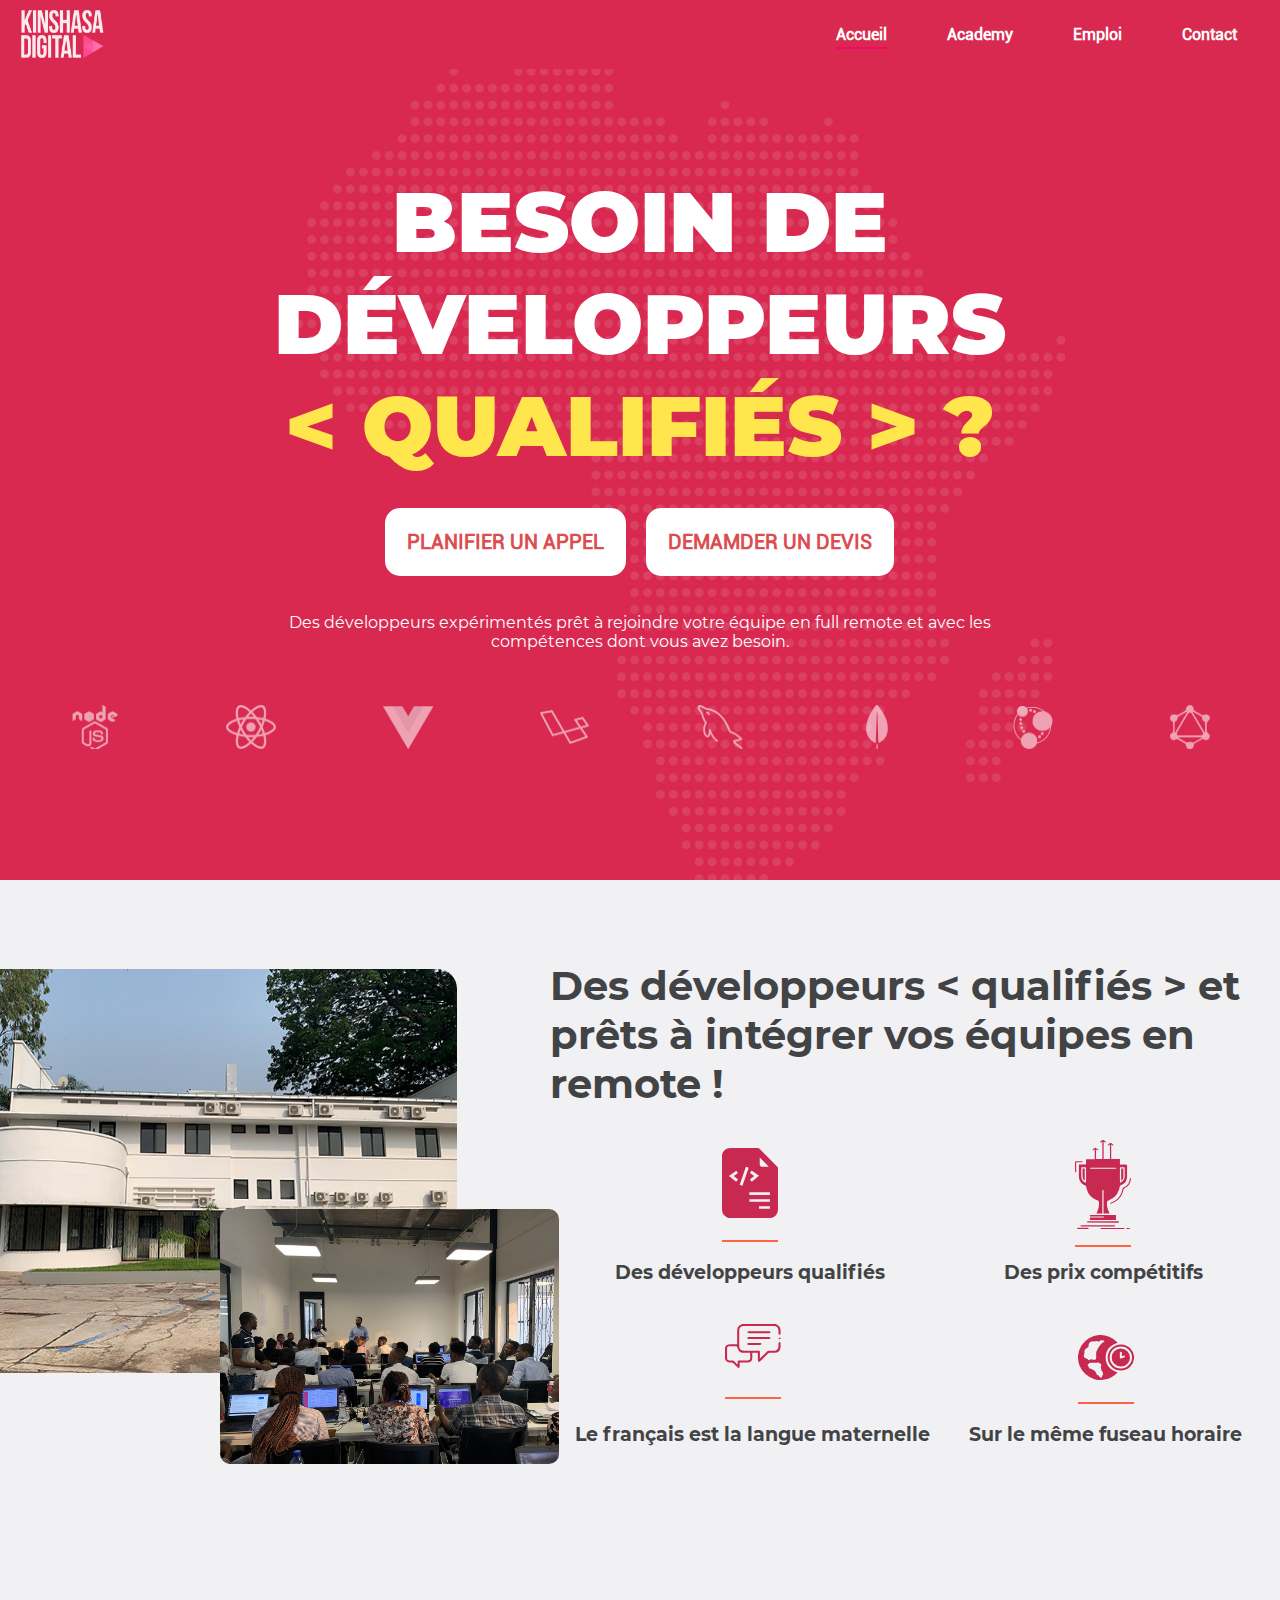
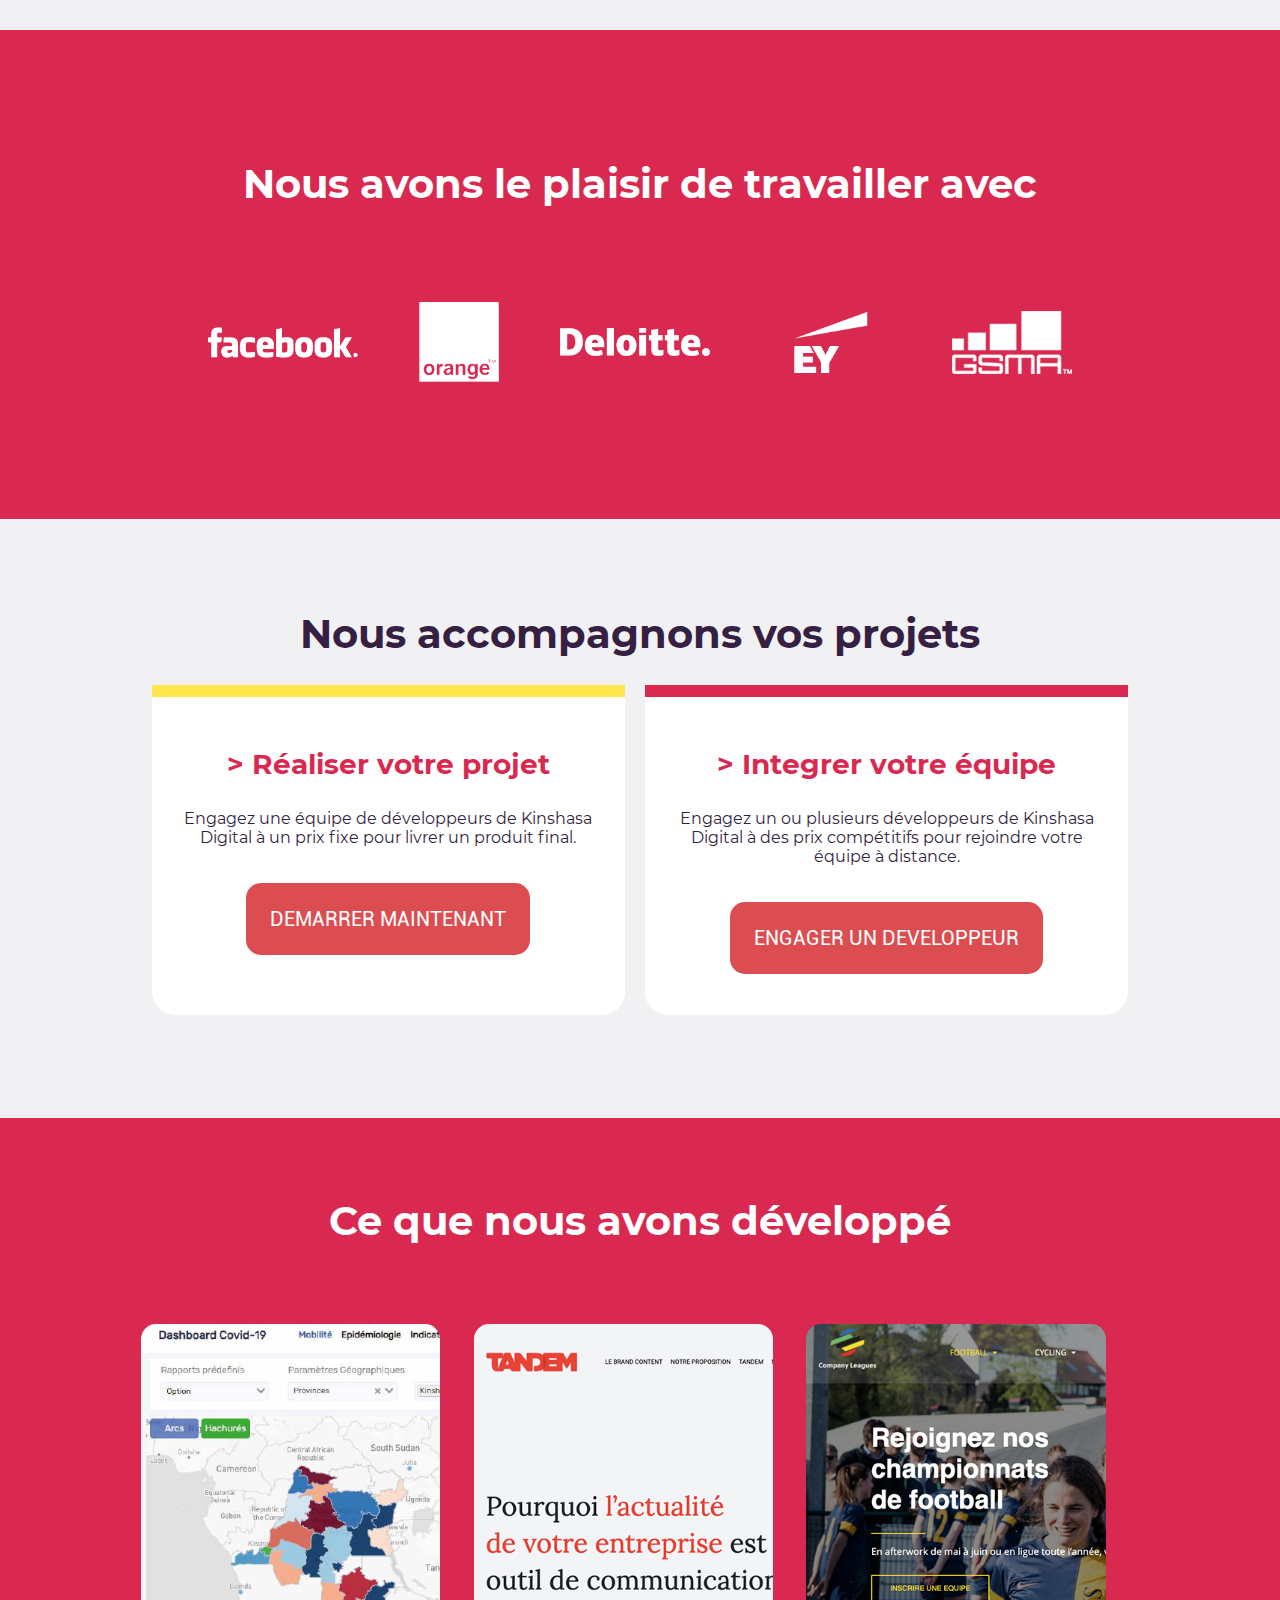
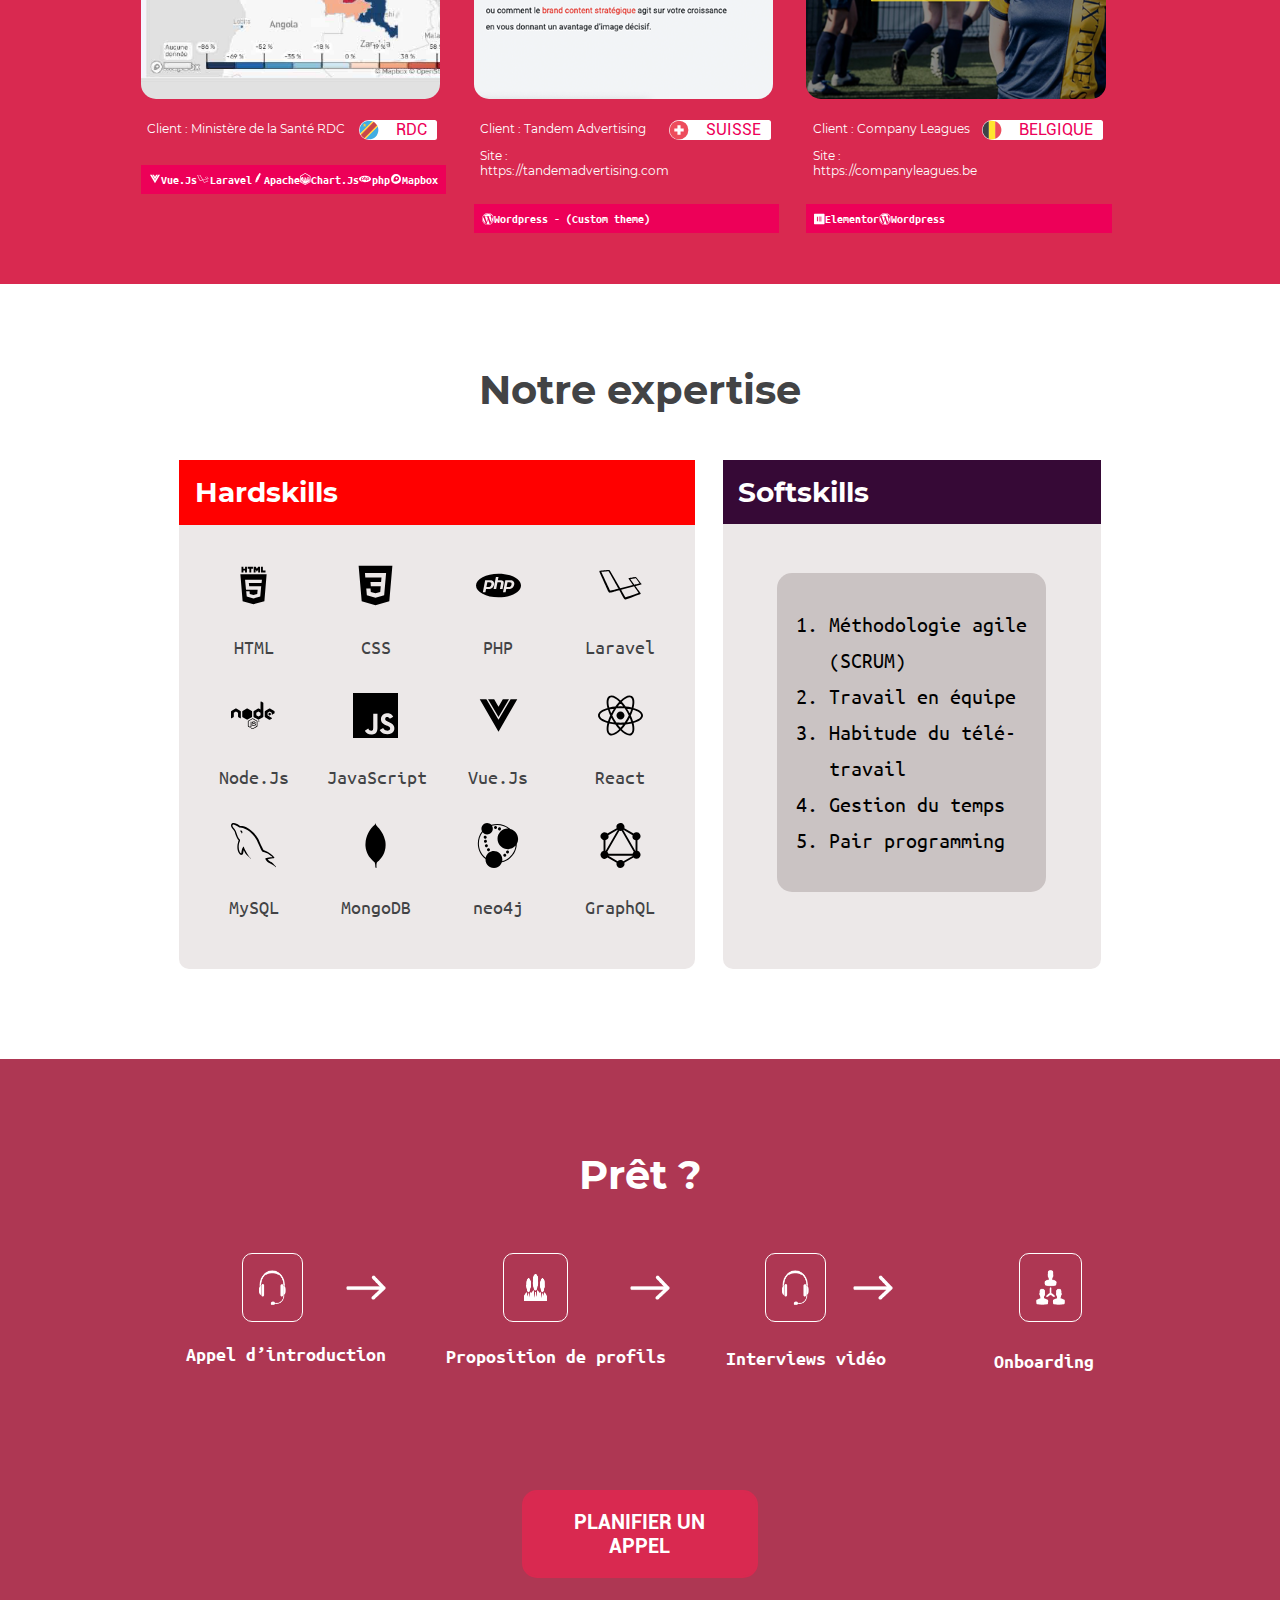
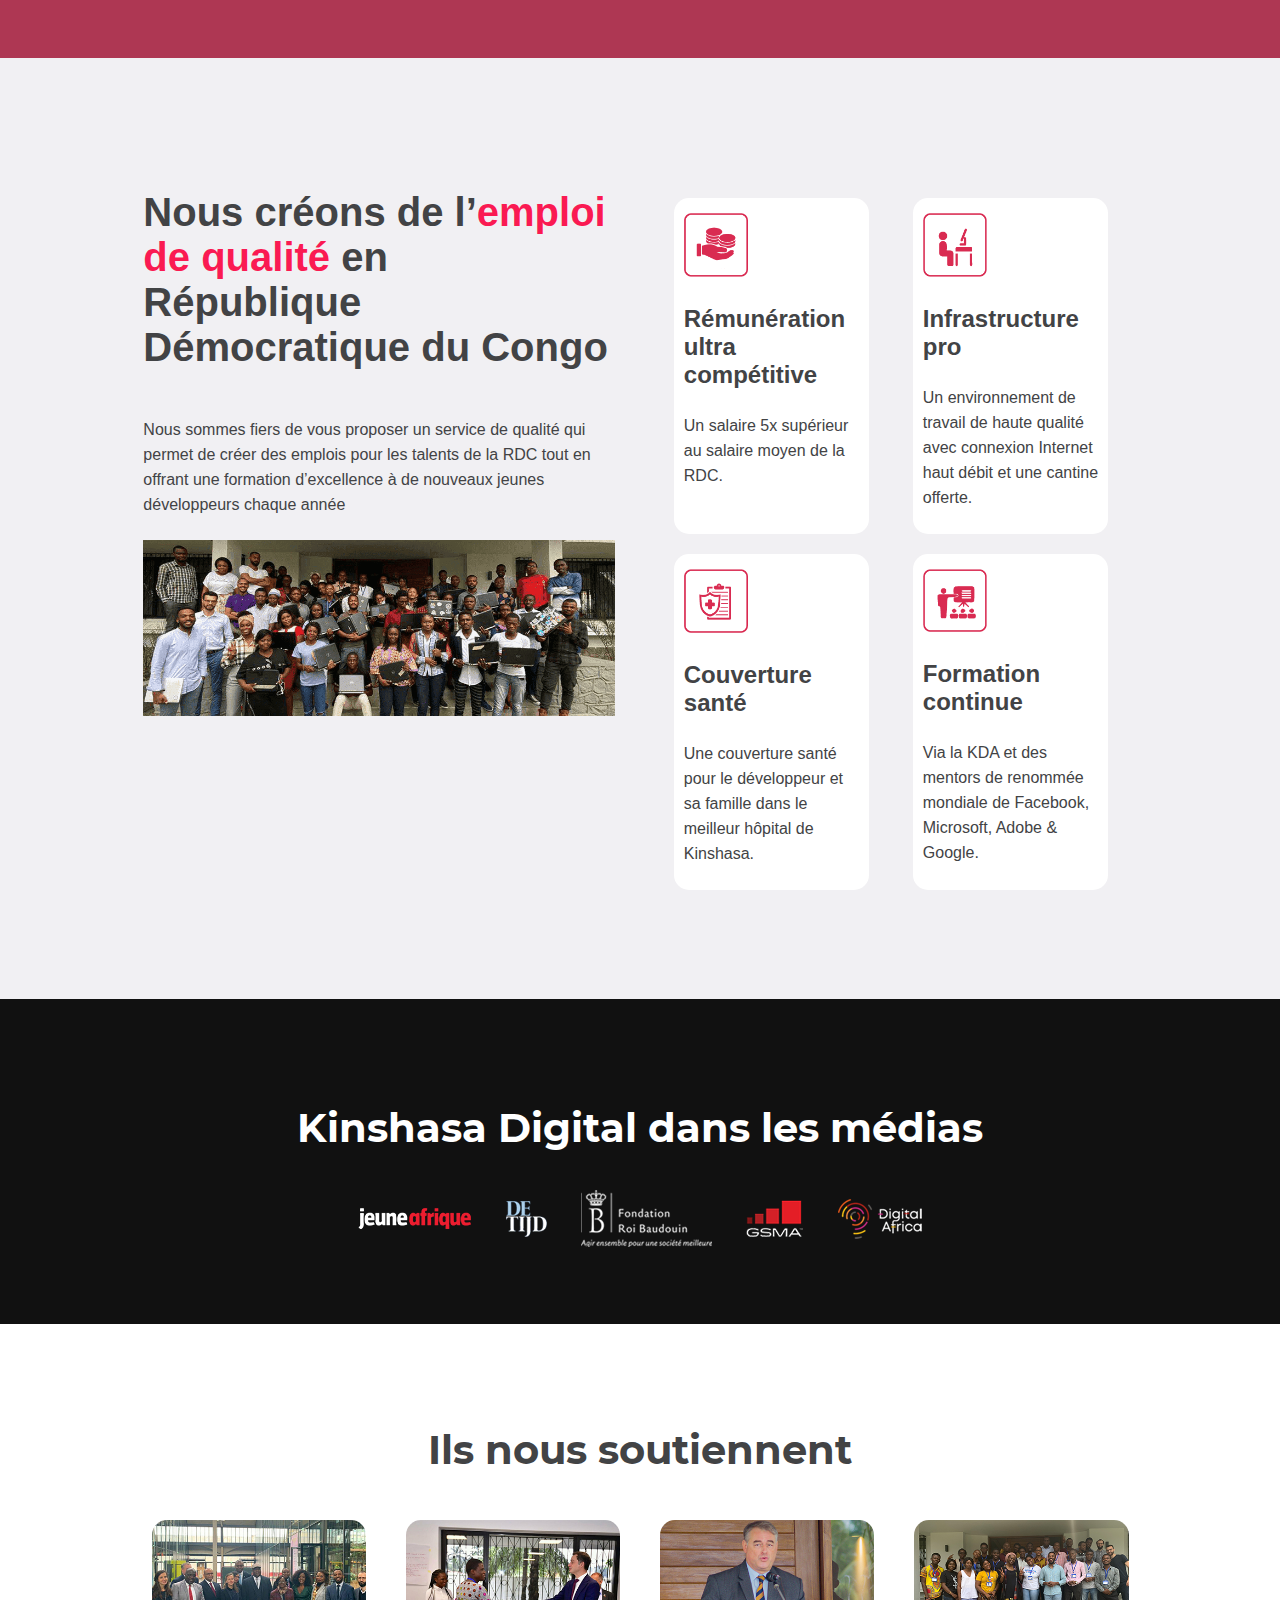
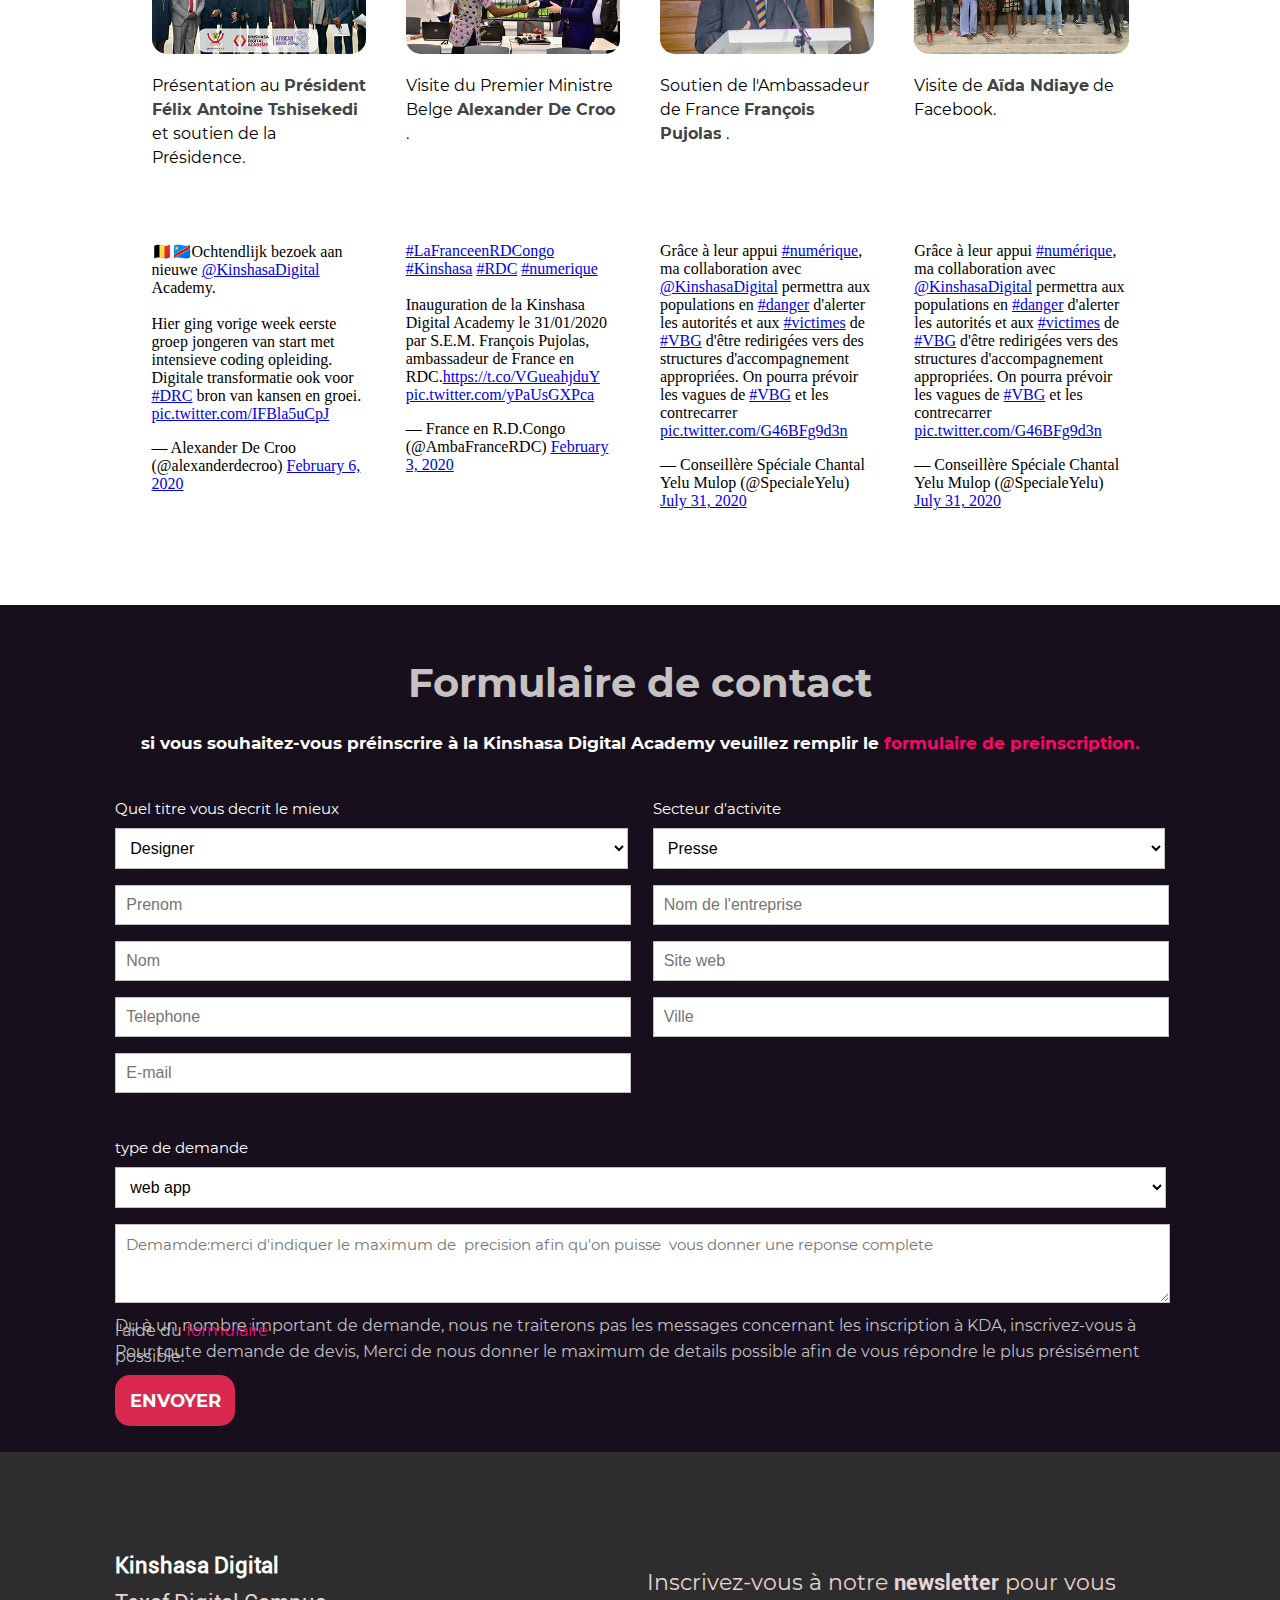
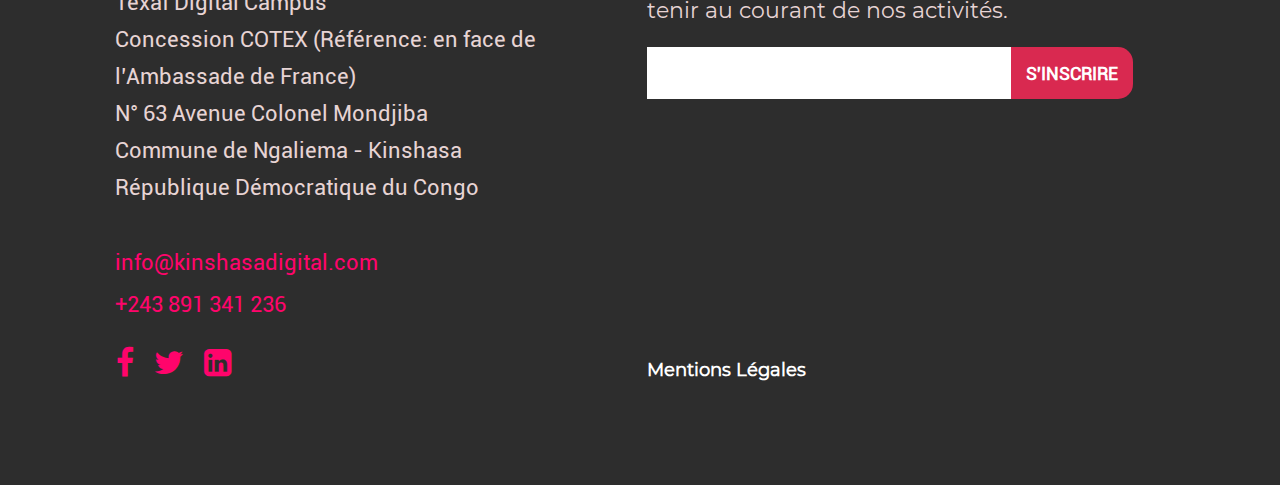
<file: index.html>
<!DOCTYPE html>
<html lang="fr">
  <head>
    <title>Kinshasa Digital:Agence de developpement</title>
    <meta charset="UTF-8" />
    <meta http-equiv="X-UA-Compatible" content="IE=edge" />
    <meta
      name="description"
      content="Kinshasa Digital| des développeurs expérimentés prêt à rejoindre votre équipe en full remote et avec les compétences dont vous avez besoin."
    />
    <meta name="viewport" content="width=device-width, initial-scale=1.0" />
    <meta name="robots" content="index,follow" />
    <meta
      property="og:title"
      content="Kinshasa Digital:Agence de developpement"
    />
    <meta property="og:url" content="https://kinshasadigital.com/" />
    <meta
      property="og:image"
      content="images/logo_kinshasa_digital-white.png"
    />
    <meta
      property="og:description"
      content="Kinshasa Digital| des développeurs expérimentés prêt à rejoindre votre équipe en  full remote et avec les compétences dont vous avez besoin"
    />
    <meta property="og:type" content="website" />
    <meta
      property="article:publisher"
      content="https://web.facebook.com/kinshasadigitalacademy/?_rdc=1&_rdr"
    />
    <link rel="stylesheet" href="css/index.css" />
    <link rel="stylesheet" href="css/contact.css" />
    <link rel="stylesheet" href="css/footer.css" />
    <link rel="stylesheet" href="css/font-awesome.min.css" />
    <link rel="shortcut icon" href="images/favicon.ico" type="image/x-icon" />
  </head>
  <body>
    <header>
      <nav class="navbar-container">
        <img
          src="images/logo_kinshasa_digital-white.png"
          class="logo"
          alt="le logo de kinshasa digital"
        />
        <div class="tabs-container">
          <ul class="navbar-nav">
            <li class="list-navbar">
              <a href="index.html" class="link-navbar bottom-border">Accueil</a>
            </li>
            <li class="list-navbar">
              <a href="#" class="link-navbar">Academy</a>
            </li>
            <li class="list-navbar">
              <a href="emploi.html" class="link-navbar">Emploi</a>
            </li>
            <li class="list-navbar">
              <a href="#" class="link-navbar">Contact</a>
            </li>
          </ul>
        </div>
      </nav>
    </header>
    <section class="banner-section">
      <div>
        <div class="div-center">
          <h1>
            BESOIN DE DÉVELOPPEURS <br />
            <span>&lt; QUALIFIÉS &gt; ? </span>
          </h1>
          <div class="banner-button">
            <a href="#" role="button">PLANIFIER UN APPEL</a>
            <a href="#" role="button">DEMAMDER UN DEVIS</a>
          </div>
          <p class="banner-text">
            Des développeurs expérimentés prêt à rejoindre votre équipe en full
            remote et avec les compétences dont vous avez besoin.
          </p>
        </div>
        <div class="technos-container">
          <div>
            <img
              src="images/technos/nodejs.png"
              alt="le logo de la technologie nodejs "
            />
          </div>
          <div>
            <img
              src="images/technos/react.png"
              alt="le logo de la technologie de reactjs"
            />
          </div>
          <div>
            <img
              src="images/technos/vuejs.png"
              alt="le logo de la technologie vuejs"
            />
          </div>
          <div>
            <img
              src="images/technos/laravel.png"
              alt="le logo de la technologie laravel"
            />
          </div>
          <div>
            <img
              src="images/technos/mysql.png"
              alt="le logo de la technologie mysql"
            />
          </div>
          <div>
            <img
              src="images/technos/mongodb.png"
              alt="le logo de la technologie mongodb"
            />
          </div>
          <div>
            <img
              src="images/technos/neo4j.png"
              alt="le logo de la technologie neo4j"
            />
          </div>
          <div>
            <img
              src="images/technos/graphql.png"
              alt="le logo de la technologie graphql"
            />
          </div>
        </div>
      </div>
    </section>
    <section class="section-2">
      <div>
        <div class="imgs-fluids">
          <img
            class="img-fluid-1"
            src="images/illustrations/texaf_campus.jpg"
            alt="illustration du campus texaf"
          />
          <img
            class="img-fluid-2"
            src="images/illustrations/kda_cohorte_2020.jpg"
            alt="image du cohorte 2020 de Kinshasa Digital Academy"
          />
        </div>
        <div>
          <h1>
            Des développeurs &lt; qualifiés &gt; et prêts à intégrer vos équipes
            en remote !
          </h1>
          <div class="illustrations-container">
            <div>
              <img
                class="img-illustration-size"
                src="images/illustrations/paper.svg"
                alt="illustration d'un fichier designant les developpeurs qualifies"
              />
              <h4>Des développeurs qualifiés</h4>
            </div>
            <div>
              <img
                class="img-illustration-size"
                src="images/illustrations/cup.svg"
                alt="illustration d'une cup designant Des prix compétitifs"
              />
              <h4>Des prix compétitifs</h4>
            </div>
          </div>
          <div class="illustrations-container-2">
            <div>
              <img
                class="img-illustration-size"
                src="images/illustrations/chat.svg"
                alt="illustration d'une conversation designant que  a la KDA la langue maternelle est le français "
              />
              <h4>Le français est la langue maternelle</h4>
            </div>
            <div>
              <img
                class="img-illustration-size top-n2"
                src="images/illustrations/earth.svg"
                alt="illustration du fuseau horaire"
              />
              <h4>Sur le même fuseau horaire</h4>
            </div>
          </div>
        </div>
      </div>
    </section>
    <section class="section-partners">
      <h1>Nous avons le plaisir de travailler avec</h1>
      <div class="carousel">
        <div class="partners-container">
          <div>
            <img
              class="img-facebook"
              src="images/partners/facebook-white.png"
              alt="logo de facebook partenaire de la KDA"
            />
          </div>
          <div>
            <img
              class="img-orange"
              src="images/partners/orange-white.png"
              alt="logo de la sociéte orange partenaire de la KDA "
            />
          </div>
          <div>
            <img
              class="img-deloitte"
              src="images/partners/deloitte-white.png"
              alt="logo de Déloitte partenaire de la KDA"
            />
          </div>
          <div>
            <img
              class="img-ey"
              src="images/partners/ey-white-2.png"
              alt="logo de l'organisation ey partenaire de la KDA"
            />
          </div>
          <div>
            <img
              class="img-gsma"
              src="images/partners/gsma-white.png"
              alt="logo de gsma partenaire de la KDA"
            />
          </div>
        </div>
      </div>
    </section>
    <section class="section-project-team">
      <div>
        <h1>Nous accompagnons vos projets</h1>
        <div class="containers">
          <div class="container-left">
            <h3>> Réaliser votre projet</h3>
            <p>
              Engagez une équipe de développeurs de Kinshasa Digital à un prix
              fixe pour livrer un produit final.
            </p>
            <div class="button">
              <a href="#" role="button">DEMARRER MAINTENANT</a>
            </div>
          </div>
          <div class="container-right">
            <h3>> Integrer votre équipe</h3>
            <p>
              Engagez un ou plusieurs développeurs de Kinshasa Digital à des
              prix compétitifs pour rejoindre votre équipe à distance.
            </p>
            <div class="button">
              <a href="#" role="button">ENGAGER UN DEVELOPPEUR</a>
            </div>
          </div>
        </div>
      </div>
    </section>
    <section class="section-work">
      <h1>Ce que nous avons développé</h1>
      <div class="container-all">
        <div class="container-work">
          <div>
            <img
              class="img-work"
              src="images/works/covid-dashboard.png"
              alt="image d'un projet réalisé par la KD sur le covid-19"
            />
            <div class="d-flex justify-content-between">
              <div><p>Client : Ministère de la Santé RDC</p></div>
              <div class="badge">
                <svg
                  xmlns="http://www.w3.org/2000/svg"
                  xmlns:xlink="http://www.w3.org/1999/xlink"
                  aria-hidden="true"
                  focusable="false"
                  width="20"
                  height="20"
                  preserveAspectRatio="xMidYMid meet"
                  viewBox="0 0 64 64"
                  data-icon="emojione:flag-for-congo-kinshasa"
                  data-inline="false"
                  data-width="20"
                  data-height="20"
                  class="iconify"
                  style="transform: rotate(360deg)"
                >
                  <g fill="#42ade2">
                    <path
                      d="M10.8 10.8C2.1 19.5-.1 32.2 4.1 43L43 4.1c-10.8-4.2-23.5-2-32.2 6.7z"
                    ></path>
                    <path
                      d="M53.2 53.2c8.7-8.7 10.9-21.4 6.7-32.2L21 59.9c10.8 4.2 23.5 2 32.2-6.7"
                    ></path>
                  </g>
                  <path
                    d="M53.2 10.8c-2-2-4.1-3.6-6.4-4.9L5.9 46.8c1.3 2.3 2.9 4.5 4.9 6.4c2 2 4.1 3.6 6.4 4.9l40.9-40.9c-1.3-2.3-2.9-4.5-4.9-6.4"
                    fill="#c94747"
                  ></path>
                  <g fill="#ffce31">
                    <path
                      d="M17.2 58.1c.6.3 1.2.7 1.9 1c.6.3 1.3.6 2 .9l38.8-39c-.3-.7-.5-1.3-.9-2c-.3-.6-.6-1.2-1-1.9l-40.8 41"
                    ></path>
                    <path
                      d="M44.9 4.9c-.7-.3-1.3-.6-2-.9L4.1 43c.3.7.5 1.3.9 2c.3.6.6 1.2 1 1.9l40.8-41c-.6-.4-1.2-.7-1.9-1"
                    ></path>
                    <path
                      d="M18 19.2l3.7 2.8l-1.4-4.6l3.7-2.9h-4.6L18 10l-1.4 4.5H12l3.7 2.9l-1.4 4.6z"
                    ></path>
                  </g>
                </svg>
                <span class="client-badge">RDC</span>
              </div>
            </div>
            <div class="tech d-flex mt-3 justify-content-between">
              <svg
                xmlns="http://www.w3.org/2000/svg"
                xmlns:xlink="http://www.w3.org/1999/xlink"
                aria-hidden="true"
                focusable="false"
                width="1em"
                height="1em"
                preserveAspectRatio="xMidYMid meet"
                viewBox="0 0 24 24"
                data-icon="bx:bxl-vuejs"
                data-inline="false"
                class="iconify"
                style="transform: rotate(360deg)"
              >
                <path
                  d="M12 12.765l5.592-9.437h-3.276L12 7.33v.002L9.688 3.328h-3.28z"
                  fill="currentColor"
                ></path>
                <path
                  d="M18.461 3.332L12 14.235L5.539 3.332H1.992L12 20.672l10.008-17.34z"
                  fill="currentColor"
                ></path>
              </svg>
              Vue.Js
              <svg
                xmlns="http://www.w3.org/2000/svg"
                xmlns:xlink="http://www.w3.org/1999/xlink"
                aria-hidden="true"
                focusable="false"
                width="1em"
                height="1em"
                preserveAspectRatio="xMidYMid meet"
                viewBox="0 0 32 32"
                data-icon="la:laravel"
                data-inline="false"
                class="iconify"
                style="transform: rotate(360deg)"
              >
                <path
                  d="M7.557 5.006c-.657.028-5.668.453-6.024.486c-.356.03-.748.194-.392 1.057S7.186 19.95 7.346 20.316c.159.364.572.96 1.537.72c.989-.245 4.42-1.162 6.295-1.665c.989 1.836 3.01 5.558 3.384 6.09c.497.714.844.592 1.608.353c.6-.187 9.356-3.407 9.75-3.57c.394-.168.636-.282.37-.69c-.198-.296-2.509-3.461-3.718-5.12c.83-.225 3.778-1.027 4.092-1.118c.37-.097.42-.277.219-.507c-.197-.23-2.943-3.744-3.426-4.338c-.483-.594-.723-.49-1.018-.448c-.3.043-3.772.642-4.175.71c-.403.071-.657.234-.409.59c.22.315 2.504 3.63 3.01 4.359l-9.08 2.222L8.561 5.561c-.286-.436-.348-.59-1.004-.555zm-.114.857c.17-.01.15.028.211.133c0 0 6.666 11.765 6.778 11.97c.122.207.053.27-.055.294c-.108.024-5.195 1.269-5.467 1.332c-.272.062-.272.033-.305-.063c-.033-.096-6.044-12.784-6.128-12.943c-.084-.158-.08-.283 0-.283s4.802-.43 4.966-.44zm19.328 4.983c.068.015.139.066.223.183c.17.235 2.466 3.211 2.555 3.326c.084.111-.067.179-.264.227c-.197.043-3.45.867-3.45.867l-2.657-3.728c-.075-.11-.136-.217.052-.24c.187-.025 3.206-.587 3.342-.616c.068-.017.132-.035.2-.02zm-1.244 5.771c.063.007.116.052.186.164c.137.231 2.926 4.1 3.006 4.23c.08.13.162.216-.096.307c-.253.096-8.609 2.977-8.768 3.05c-.164.071-.292.094-.498-.218c-.206-.312-2.923-5.119-2.923-5.119l8.847-2.353c.11-.036.184-.068.246-.06z"
                  fill="currentColor"
                ></path>
              </svg>
              Laravel
              <svg
                xmlns="http://www.w3.org/2000/svg"
                xmlns:xlink="http://www.w3.org/1999/xlink"
                aria-hidden="true"
                focusable="false"
                width="1em"
                height="1em"
                preserveAspectRatio="xMidYMid meet"
                viewBox="0 0 32 32"
                data-icon="cib:apache"
                data-inline="false"
                class="iconify"
                style="transform: rotate(360deg)"
              >
                <path
                  d="M21.099 0a1.03 1.03 0 0 0-.536.151c-.5.297-1.333 1.136-2.328 2.355l-.208.255a34.71 34.71 0 0 0-.824 1.057a54.275 54.275 0 0 0-2.687 3.959l-.027.047l-.063.099a54.229 54.229 0 0 0-2.276 4.109a33.815 33.815 0 0 0-1.468 3.407c-.12.333-.229.656-.333.969c-.084.265-.161.531-.235.796c-.177.62-.333 1.245-.459 1.865l-.016.083a19.364 19.364 0 0 0-.312 2.256l-.005.077c-.369-.599-1.369-1.181-1.369-1.177c.719 1.037 1.26 2.068 1.339 3.079c-.38.079-.907-.036-1.516-.26c.636.583 1.109.744 1.292.787c-.579.036-1.183.437-1.792.895c.891-.364 1.609-.509 2.125-.391a173.201 173.201 0 0 0-2.459 7.584a.702.702 0 0 0 .484-.473c.152-.491 1.12-3.715 2.641-7.953l.129-.365l.037-.099c.161-.443.328-.896.5-1.36l.115-.317l.005-.005c.156-.421.317-.853.484-1.287l.073-.181l.067-.183l.057-.136l-.057.141l-.067.177l-.073.181c-.167.433-.328.865-.484 1.287l.14.276l.125-.015l.016-.037c.203-.557.4-1.099.604-1.624l.005-.021a94.042 94.042 0 0 0-.609 1.645l-.016.037l-.089.244c-.156.432-.317.875-.473 1.323l-.005.021l-.068.193c-.109.301-.203.577-.411 1.197c.348.161.629.584.896 1.057a1.935 1.935 0 0 0-.62-1.317c1.729.077 3.219-.36 3.989-1.62c.068-.115.131-.235.188-.36c-.349.443-.787.631-1.605.584c1.204-.537 1.808-1.052 2.339-1.912a7.34 7.34 0 0 0 .376-.667c-1.052 1.079-2.267 1.385-3.553 1.152l-.056-.011c1.151-.141 2.681-1 3.671-2.063a9.235 9.235 0 0 0 1.251-1.74c.287-.505.552-1.063.807-1.677c.224-.541.439-1.124.641-1.755a3.562 3.562 0 0 1-1.079.344c-.063.011-.124.02-.181.031l.004-.005c.057-.005.12-.015.177-.025s.12-.021.177-.037l-.177.037l-.177.025c1.073-.411 1.745-1.208 2.235-2.181a3.805 3.805 0 0 1-1.287.567c-.077.016-.151.032-.228.043l-.057.004h.009l.048-.004c.067-.016.135-.027.208-.043l.015-.005l-.02.005l-.256.047c.371-.156.683-.333.953-.536a3.646 3.646 0 0 0 .85-.932l.084-.141l.104-.203c.181-.369.348-.749.489-1.135l.041-.115c.036-.115.073-.219.093-.308c.037-.131.057-.235.073-.312c-.041.031-.083.063-.125.083c-.328.199-.88.371-1.328.453l-.135.016l-3.021.333l-.016.031l-.104.213l-.312.652c.104-.224.208-.443.312-.652l.104-.213l.016-.031l-.115.011l-.088-.177c-.172.339-.339.677-.505 1.016l-.271.567a95.015 95.015 0 0 0-1.453 3.209c-.5 1.151-.98 2.307-1.443 3.468l.115-.287c.427-1.068.869-2.129 1.328-3.181a89.107 89.107 0 0 1 1.453-3.209l.271-.567c.161-.324.317-.647.479-.964l.027-.052c.255-.505.511-1 .771-1.489c.281-.516.563-1.027.844-1.521c.291-.5.588-1 .896-1.489l.057-.089c.296-.468.599-.927.9-1.359A22.064 22.064 0 0 1 21.183 1.7l-.079.084c-.213.235-.859.984-1.833 2.484c.937-.047 2.38-.239 3.552-.443c.355-1.959-.339-2.853-.339-2.853s-.593-.959-1.38-.969zm-2.192 10.011c.88-.407 1.271-.771 1.656-1.303c.099-.145.203-.296.301-.457c.313-.485.615-1.016.885-1.548c.267-.515.496-1.02.672-1.479a8.42 8.42 0 0 0 .272-.803c.052-.208.099-.405.129-.599c-1.177.204-2.62.396-3.557.437a39.08 39.08 0 0 0-.927 1.5c-.271.459-.563.964-.869 1.516a73.301 73.301 0 0 0-1.589 3.063l3.021-.328zm4.833-7.079v.089h.208v.583h.099v-.583h.208v-.089zm.62 0v.672h.088v-.531l.229.463h.063l.229-.463v.531h.083v-.672h-.115l-.229.469l-.235-.469zM19.016 10l-.136.021l.136-.027zm-.12.016h-.011zm-3.656 1.656l-.141.301l-.177.381c-.421.921-.833 1.848-1.228 2.781a127.196 127.196 0 0 0-1.329 3.26c-.197.505-.4 1.02-.599 1.552l-.011.021c.959-2.579 2.011-5.12 3.167-7.615l.177-.381z"
                  fill="currentColor"
                ></path>
              </svg>
              Apache
              <svg
                xmlns="http://www.w3.org/2000/svg"
                xmlns:xlink="http://www.w3.org/1999/xlink"
                aria-hidden="true"
                focusable="false"
                width="0.87em"
                height="1em"
                preserveAspectRatio="xMidYMid meet"
                viewBox="0 0 444 512"
                data-icon="file-icons:chartjs"
                data-inline="false"
                class="iconify"
                style="transform: rotate(360deg)"
              >
                <path
                  d="M93.773 383.301L56.185 359.84c7.174-23.248 66.002-128.702 101.15-125.735c-20.377 53.312-31.795 100.81-63.562 149.196zm73.899-125.875c-16.825 50.264-35.685 96.805-59.43 134.418l113.77 65.845L401.808 354.1v-96.054c-17.409 1.899-28.04 11.714-33.856 27.625c-8.966 24.522-45.09 53.526-74.208 14.434c-46.294 73.817-89.691 61.131-126.072-42.678zm-15.976-37.5c-29.717-63.536-86.128-64.359-110.288 30.382v99.365c16.752-30.082 69.495-126.03 110.288-129.747zm241.551 23.284c-30.182-22.633-75.278 4.926-92.666 44.772c16.273 26.845 32.626 21.312 46.433 8.314c11.115-10.464 14.987-42.382 46.233-53.086zm-131.318 1.74c-28.167-53.934-52.027-95.947-82.744-17.201c25.446 19.944 55.937 40.149 82.744 17.202zm24.196 44.355c-6.059-9.207-12.04-20.276-17.61-31.46c-26.778 21.11-60.71 10.872-94.623-16.6c20.782 53.499 37.073 83.209 53.345 91.251c18.386 9.087 43.204-11.97 58.888-43.191zM30.222 145.277v221.446L222 477.446l191.778-110.723V145.277L222 34.554L30.222 145.277zM444 128v256L222 512L0 384V128L222 0l222 128zm-42.192 96.855c-33.024-49.825-60.828-52.76-81.188-38.38c-18.528 13.084-31.146 44.257-41.24 60.66c4.485 10.063 8.71 15.672 13.613 24.951c23.655-45.014 67.622-71.407 108.815-40.748v-6.483z"
                  fill="currentColor"
                ></path>
              </svg>
              Chart.Js
              <svg
                xmlns="http://www.w3.org/2000/svg"
                xmlns:xlink="http://www.w3.org/1999/xlink"
                aria-hidden="true"
                focusable="false"
                width="1em"
                height="1em"
                preserveAspectRatio="xMidYMid meet"
                viewBox="0 0 32 32"
                data-icon="cib:php"
                data-inline="false"
                class="iconify"
                style="transform: rotate(360deg)"
              >
                <path
                  d="M9.349 13.609H8.088l-.687 3.531h1.12c.739 0 1.291-.14 1.656-.421c.359-.276.604-.745.729-1.396c.124-.625.067-1.068-.161-1.328c-.235-.255-.699-.385-1.396-.385zM16 7.584C7.161 7.584 0 11.355 0 16s7.161 8.416 16 8.416S32 20.645 32 16s-7.161-8.416-16-8.416zm-4.349 9.937a3.199 3.199 0 0 1-1.219.733c-.448.141-1.02.219-1.713.219H7.14l-.432 2.24H4.869l1.641-8.432h3.531c1.063 0 1.839.276 2.328.833c.485.557.636 1.339.437 2.339a3.818 3.818 0 0 1-.405 1.131a3.827 3.827 0 0 1-.751.937zm5.37.952l.724-3.733c.083-.423.052-.713-.095-.871c-.14-.151-.448-.229-.916-.229h-1.453l-.937 4.833h-1.828l1.64-8.437h1.823l-.437 2.245h1.625c1.027 0 1.729.177 2.115.531c.391.36.505.937.355 1.735l-.767 3.927zm10.124-3.02a3.683 3.683 0 0 1-.405 1.131a3.823 3.823 0 0 1-.745.937a3.282 3.282 0 0 1-1.224.733c-.448.141-1.021.219-1.713.219h-1.573l-.437 2.24h-1.839l1.641-8.432h3.531c1.063 0 1.839.276 2.328.839c.485.552.636 1.333.437 2.333zm-3.457-1.844h-1.256l-.687 3.531h1.115c.744 0 1.296-.14 1.656-.421c.364-.276.609-.745.735-1.396c.124-.625.067-1.068-.168-1.328c-.228-.255-.697-.385-1.395-.385z"
                  fill="currentColor"
                ></path>
              </svg>
              php
              <svg
                xmlns="http://www.w3.org/2000/svg"
                xmlns:xlink="http://www.w3.org/1999/xlink"
                aria-hidden="true"
                focusable="false"
                width="1em"
                height="1em"
                preserveAspectRatio="xMidYMid meet"
                viewBox="0 0 24 24"
                data-icon="mdi:mapbox"
                data-inline="false"
                class="iconify"
                style="transform: rotate(360deg)"
              >
                <path
                  d="M12 2a10 10 0 0 1 10 10a10 10 0 0 1-10 10A10 10 0 0 1 2 12A10 10 0 0 1 12 2m4.75 12.45c1.9-1.9 1.83-5.06-.16-7.04c-1.99-1.98-5.14-2.06-7.04-.16c-3.43 3.43-2.33 9.53-2.33 9.53s6.11 1.09 9.53-2.33m-3.6-6.59l.98 2.01l2.01.98l-2.01.98l-.98 2.01l-.98-2.01l-2.01-.98l2.01-.98l.98-2.01z"
                  fill="currentColor"
                ></path>
              </svg>
              Mapbox
            </div>
          </div>
          <div>
            <img
              class="img-work"
              src="images/works/tandem.png"
              alt="image d'un projet réalisé par la KD; le site tandem "
            />
            <div class="d-flex justify-content-between">
              <div>
                <p>Client : Tandem Advertising</p>
                <p>
                  Site :
                  <a
                    href="https://tandemadvertising.com/"
                    target="_blank"
                    tabindex="0"
                    >https://tandemadvertising.com</a
                  >
                </p>
              </div>
              <div class="badge">
                <svg
                  xmlns="http://www.w3.org/2000/svg"
                  xmlns:xlink="http://www.w3.org/1999/xlink"
                  aria-hidden="true"
                  focusable="false"
                  width="20"
                  height="20"
                  preserveAspectRatio="xMidYMid meet"
                  viewBox="0 0 64 64"
                  data-icon="emojione:flag-for-switzerland"
                  data-inline="false"
                  data-width="20"
                  data-height="20"
                  class="iconify"
                  style="transform: rotate(360deg)"
                >
                  <circle cx="32" cy="32" r="30" fill="#ed4c5c"></circle>
                  <path
                    fill="#fff"
                    d="M47 27H37V17H27v10H17v10h10v10h10V37h10z"
                  ></path>
                </svg>
                <span class="client-badge">Suisse</span>
              </div>
            </div>
            <div class="tech d-flex align-items-center mt-3">
              <svg
                xmlns="http://www.w3.org/2000/svg"
                xmlns:xlink="http://www.w3.org/1999/xlink"
                aria-hidden="true"
                focusable="false"
                width="1em"
                height="1em"
                preserveAspectRatio="xMidYMid meet"
                viewBox="0 0 1200 1200"
                data-icon="el:wordpress"
                data-inline="false"
                class="iconify"
                style="transform: rotate(360deg)"
              >
                <path
                  d="M599.314 1200C264.241 1193.561 2.343 918.889 0 599.314C6.515 264.491 279.729 2.343 599.314 0C934.157 6.694 1197.654 279.298 1200 599.314c-6.619 335.092-280.682 598.34-600.686 600.686zm0-1157.486C288.196 48.64 43.307 302.232 41.143 599.314c6.051 311.365 261.102 556.007 558.171 558.171c311.365-6.053 556.007-261.103 558.172-558.171c-5.873-311.347-261.532-554.638-558.172-556.8zm-144 1047.771l153.6-441.6l160.457 432c-108.102 36.189-210.303 38.382-314.057 9.6zM337.371 309.943c-56.23 7.644-110.916 10.369-164.571 8.229C274.677 172.521 437.796 90.579 599.314 89.143c132.109 2.5 255.27 52.438 345.6 134.4c-41.893-3.097-66.977 15.276-85.028 46.628c-26.234 80.939 29.201 140.853 60.344 201.601c29.443 55.505 27.108 118.618 10.971 172.8l-76.8 261.943l-185.143-549.944c19.291-1.795 38.708-2.373 56.229-5.486c20.736-4.617 25.286-23.914 10.971-35.657c-4.57-3.656-9.6-5.484-15.086-5.484l-111.085 8.229h-84.343c-23.813 1.406-91.053-21.597-96.688 9.601c-2.911 12.017 6.06 21.436 16.457 23.313c18.346 2.377 39.365 5.076 56.229 6.857l80.914 216.686L470.4 906.515L283.886 356.571c19.736-1.714 39.733-2.312 57.6-5.486c14.63-1.833 21.028-9.146 19.2-21.943c-2.593-11.377-12.734-19.064-23.315-19.199zm-205.714 85.029l245.486 663.771c-88.577-43.659-158.606-107.864-208.458-184.458C77.49 728.754 67.897 544.121 131.657 394.972zm959.315 340.799c-40.303 131.608-122.616 240.613-236.57 306.515c5.484-14.629 14.171-39.314 26.057-74.058l142.629-414.172c13.714-40.229 23.314-85.028 28.8-134.399c1.853-20.199 1.914-40.564-1.371-58.972c58.437 126.043 75.015 250.892 40.455 375.086z"
                  fill="currentColor"
                ></path>
              </svg>
              Wordpress - (Custom theme)
            </div>
          </div>
          <div>
            <img
              class="img-work"
              src="images/works/companyleagues.png"
              alt="image d'un projet réalisé par la KD; le site de companyleagues"
            />
            <div class="d-flex justify-content-between">
              <div>
                <p>Client : Company Leagues</p>
                <p>
                  Site :
                  <a
                    href="https://companyleagues.be/"
                    target="_blank"
                    tabindex="0"
                    >https://companyleagues.be</a
                  >
                </p>
              </div>
              <div class="badge">
                <svg
                  xmlns="http://www.w3.org/2000/svg"
                  xmlns:xlink="http://www.w3.org/1999/xlink"
                  aria-hidden="true"
                  focusable="false"
                  width="20"
                  height="20"
                  preserveAspectRatio="xMidYMid meet"
                  viewBox="0 0 64 64"
                  data-icon="emojione:flag-for-belgium"
                  data-inline="false"
                  data-width="20"
                  data-height="20"
                  class="iconify"
                  style="transform: rotate(360deg)"
                >
                  <path
                    d="M62 32c0-13.1-8.3-24.2-20-28.3v56.6C53.7 56.2 62 45.1 62 32"
                    fill="#ed4c5c"
                  ></path>
                  <path
                    d="M2 32c0 13.1 8.4 24.2 20 28.3V3.7C10.4 7.8 2 18.9 2 32z"
                    fill="#3e4347"
                  ></path>
                  <path
                    d="M42 3.7C38.9 2.6 35.5 2 32 2s-6.9.6-10 1.7v56.6c3.1 1.1 6.5 1.7 10 1.7s6.9-.6 10-1.7V3.7z"
                    fill="#ffe62e"
                  ></path>
                </svg>
                <span class="client-badge">Belgique</span>
              </div>
            </div>
            <div class="tech d-flex align-items-center mt-3">
              <svg
                xmlns="http://www.w3.org/2000/svg"
                xmlns:xlink="http://www.w3.org/1999/xlink"
                aria-hidden="true"
                focusable="false"
                width="0.88em"
                height="1em"
                preserveAspectRatio="xMidYMid meet"
                viewBox="0 0 448 512"
                data-icon="fa-brands:elementor"
                data-inline="false"
                class="iconify"
                style="transform: rotate(360deg)"
              >
                <path
                  d="M425.6 32H22.4C10 32 0 42 0 54.4v403.2C0 470 10 480 22.4 480h403.2c12.4 0 22.4-10 22.4-22.4V54.4C448 42 438 32 425.6 32M164.3 355.5h-39.8v-199h39.8v199zm159.3 0H204.1v-39.8h119.5v39.8zm0-79.6H204.1v-39.8h119.5v39.8zm0-79.7H204.1v-39.8h119.5v39.8z"
                  fill="currentColor"
                ></path>
              </svg>
              Elementor
              <svg
                xmlns="http://www.w3.org/2000/svg"
                xmlns:xlink="http://www.w3.org/1999/xlink"
                aria-hidden="true"
                focusable="false"
                width="1em"
                height="1em"
                preserveAspectRatio="xMidYMid meet"
                viewBox="0 0 1200 1200"
                data-icon="el:wordpress"
                data-inline="false"
                class="iconify"
                style="transform: rotate(360deg)"
              >
                <path
                  d="M599.314 1200C264.241 1193.561 2.343 918.889 0 599.314C6.515 264.491 279.729 2.343 599.314 0C934.157 6.694 1197.654 279.298 1200 599.314c-6.619 335.092-280.682 598.34-600.686 600.686zm0-1157.486C288.196 48.64 43.307 302.232 41.143 599.314c6.051 311.365 261.102 556.007 558.171 558.171c311.365-6.053 556.007-261.103 558.172-558.171c-5.873-311.347-261.532-554.638-558.172-556.8zm-144 1047.771l153.6-441.6l160.457 432c-108.102 36.189-210.303 38.382-314.057 9.6zM337.371 309.943c-56.23 7.644-110.916 10.369-164.571 8.229C274.677 172.521 437.796 90.579 599.314 89.143c132.109 2.5 255.27 52.438 345.6 134.4c-41.893-3.097-66.977 15.276-85.028 46.628c-26.234 80.939 29.201 140.853 60.344 201.601c29.443 55.505 27.108 118.618 10.971 172.8l-76.8 261.943l-185.143-549.944c19.291-1.795 38.708-2.373 56.229-5.486c20.736-4.617 25.286-23.914 10.971-35.657c-4.57-3.656-9.6-5.484-15.086-5.484l-111.085 8.229h-84.343c-23.813 1.406-91.053-21.597-96.688 9.601c-2.911 12.017 6.06 21.436 16.457 23.313c18.346 2.377 39.365 5.076 56.229 6.857l80.914 216.686L470.4 906.515L283.886 356.571c19.736-1.714 39.733-2.312 57.6-5.486c14.63-1.833 21.028-9.146 19.2-21.943c-2.593-11.377-12.734-19.064-23.315-19.199zm-205.714 85.029l245.486 663.771c-88.577-43.659-158.606-107.864-208.458-184.458C77.49 728.754 67.897 544.121 131.657 394.972zm959.315 340.799c-40.303 131.608-122.616 240.613-236.57 306.515c5.484-14.629 14.171-39.314 26.057-74.058l142.629-414.172c13.714-40.229 23.314-85.028 28.8-134.399c1.853-20.199 1.914-40.564-1.371-58.972c58.437 126.043 75.015 250.892 40.455 375.086z"
                  fill="currentColor"
                ></path>
              </svg>
              Wordpress
            </div>
          </div>
        </div>
        <div><a href="#" role="button"></a></div>
      </div>
    </section>

    <section class="section-expertise">
      <div>
        <h1>Notre expertise</h1>
        <div class="global-container">
          <div>
            <h3 class="hardskills-title">Hardskills</h3>

            <div class="container-hardskills">
              <div class="hardskills-list">
                <div>
                  <svg
                    xmlns="http://www.w3.org/2000/svg"
                    xmlns:xlink="http://www.w3.org/1999/xlink"
                    aria-hidden="true"
                    focusable="false"
                    width="45px"
                    height="45px"
                    preserveAspectRatio="xMidYMid meet"
                    viewBox="0 0 24 24"
                    data-icon="typcn:html5"
                    data-inline="false"
                    class="iconify"
                    style="transform: rotate(360deg)"
                  >
                    <path
                      d="M13.1 3.5l.7 1.1l.7-1.1V5h1V2h-1l-.7 1.1l-.6-1.1h-1.1v3h1zM18.4 5V4H17V2h-1v3zM9.8 5h1V3h.9V2H8.9v1h.9zM6.6 4h.9v1h1V2h-1v1h-.9V2h-1v3h1zM5 6l1.2 14.4L12 22l5.8-1.6L19 6H5zm11.3 4.6H9.5l.2 1.8h6.4l-.5 5.5l-3.6 1l-3.6-1l-.3-2.9h1.8l.1 1.5l2 .5l2-.5l.2-2.3H8l-.5-5.3h9l-.2 1.7z"
                      fill="currentColor"
                    ></path>
                  </svg>
                  <p>
                    <fontsninja-text
                      id="fontsninja-text-1099"
                      class="fontsninja-family-rule_ubuntu-mono_400_normal"
                      >HTML</fontsninja-text
                    >
                  </p>
                </div>
                <div>
                  <svg
                    xmlns="http://www.w3.org/2000/svg"
                    xmlns:xlink="http://www.w3.org/1999/xlink"
                    aria-hidden="true"
                    focusable="false"
                    width="45px"
                    height="45px"
                    preserveAspectRatio="xMidYMid meet"
                    viewBox="0 0 512 512"
                    data-icon="ion:logo-css3"
                    data-inline="false"
                    class="iconify"
                    style="transform: rotate(360deg)"
                  >
                    <path
                      d="M64 32l35 403.22L255.77 480L413 435.15L448 32zm290.68 334.9L256.07 395l-98.46-28.24l-6.75-77.76h48.26l3.43 39.56l53.59 15.16l.13.28l53.47-14.85l5.64-64.15H203l-4-50h120.65l4.35-51H140l-4-49h240.58z"
                      fill="currentColor"
                    ></path>
                  </svg>
                  <p>
                    <fontsninja-text
                      id="fontsninja-text-1103"
                      class="fontsninja-family-rule_ubuntu-mono_400_normal"
                      >CSS</fontsninja-text
                    >
                  </p>
                </div>
                <div>
                  <svg
                    xmlns="http://www.w3.org/2000/svg"
                    xmlns:xlink="http://www.w3.org/1999/xlink"
                    aria-hidden="true"
                    focusable="false"
                    width="45px"
                    height="45px"
                    preserveAspectRatio="xMidYMid meet"
                    viewBox="0 0 32 32"
                    data-icon="cib:php"
                    data-inline="false"
                    class="iconify"
                    style="transform: rotate(360deg)"
                  >
                    <path
                      d="M9.349 13.609H8.088l-.687 3.531h1.12c.739 0 1.291-.14 1.656-.421c.359-.276.604-.745.729-1.396c.124-.625.067-1.068-.161-1.328c-.235-.255-.699-.385-1.396-.385zM16 7.584C7.161 7.584 0 11.355 0 16s7.161 8.416 16 8.416S32 20.645 32 16s-7.161-8.416-16-8.416zm-4.349 9.937a3.199 3.199 0 0 1-1.219.733c-.448.141-1.02.219-1.713.219H7.14l-.432 2.24H4.869l1.641-8.432h3.531c1.063 0 1.839.276 2.328.833c.485.557.636 1.339.437 2.339a3.818 3.818 0 0 1-.405 1.131a3.827 3.827 0 0 1-.751.937zm5.37.952l.724-3.733c.083-.423.052-.713-.095-.871c-.14-.151-.448-.229-.916-.229h-1.453l-.937 4.833h-1.828l1.64-8.437h1.823l-.437 2.245h1.625c1.027 0 1.729.177 2.115.531c.391.36.505.937.355 1.735l-.767 3.927zm10.124-3.02a3.683 3.683 0 0 1-.405 1.131a3.823 3.823 0 0 1-.745.937a3.282 3.282 0 0 1-1.224.733c-.448.141-1.021.219-1.713.219h-1.573l-.437 2.24h-1.839l1.641-8.432h3.531c1.063 0 1.839.276 2.328.839c.485.552.636 1.333.437 2.333zm-3.457-1.844h-1.256l-.687 3.531h1.115c.744 0 1.296-.14 1.656-.421c.364-.276.609-.745.735-1.396c.124-.625.067-1.068-.168-1.328c-.228-.255-.697-.385-1.395-.385z"
                      fill="currentColor"
                    ></path>
                  </svg>
                  <p>
                    <fontsninja-text
                      id="fontsninja-text-1107"
                      class="fontsninja-family-rule_ubuntu-mono_400_normal"
                      >PHP</fontsninja-text
                    >
                  </p>
                </div>
                <div>
                  <svg
                    xmlns="http://www.w3.org/2000/svg"
                    xmlns:xlink="http://www.w3.org/1999/xlink"
                    aria-hidden="true"
                    focusable="false"
                    width="45px"
                    height="45px"
                    preserveAspectRatio="xMidYMid meet"
                    viewBox="0 0 32 32"
                    data-icon="la:laravel"
                    data-inline="false"
                    class="iconify"
                    style="transform: rotate(360deg)"
                  >
                    <path
                      d="M7.557 5.006c-.657.028-5.668.453-6.024.486c-.356.03-.748.194-.392 1.057S7.186 19.95 7.346 20.316c.159.364.572.96 1.537.72c.989-.245 4.42-1.162 6.295-1.665c.989 1.836 3.01 5.558 3.384 6.09c.497.714.844.592 1.608.353c.6-.187 9.356-3.407 9.75-3.57c.394-.168.636-.282.37-.69c-.198-.296-2.509-3.461-3.718-5.12c.83-.225 3.778-1.027 4.092-1.118c.37-.097.42-.277.219-.507c-.197-.23-2.943-3.744-3.426-4.338c-.483-.594-.723-.49-1.018-.448c-.3.043-3.772.642-4.175.71c-.403.071-.657.234-.409.59c.22.315 2.504 3.63 3.01 4.359l-9.08 2.222L8.561 5.561c-.286-.436-.348-.59-1.004-.555zm-.114.857c.17-.01.15.028.211.133c0 0 6.666 11.765 6.778 11.97c.122.207.053.27-.055.294c-.108.024-5.195 1.269-5.467 1.332c-.272.062-.272.033-.305-.063c-.033-.096-6.044-12.784-6.128-12.943c-.084-.158-.08-.283 0-.283s4.802-.43 4.966-.44zm19.328 4.983c.068.015.139.066.223.183c.17.235 2.466 3.211 2.555 3.326c.084.111-.067.179-.264.227c-.197.043-3.45.867-3.45.867l-2.657-3.728c-.075-.11-.136-.217.052-.24c.187-.025 3.206-.587 3.342-.616c.068-.017.132-.035.2-.02zm-1.244 5.771c.063.007.116.052.186.164c.137.231 2.926 4.1 3.006 4.23c.08.13.162.216-.096.307c-.253.096-8.609 2.977-8.768 3.05c-.164.071-.292.094-.498-.218c-.206-.312-2.923-5.119-2.923-5.119l8.847-2.353c.11-.036.184-.068.246-.06z"
                      fill="currentColor"
                    ></path>
                  </svg>
                  <p>
                    <fontsninja-text
                      id="fontsninja-text-1111"
                      class="fontsninja-family-rule_ubuntu-mono_400_normal"
                      >Laravel</fontsninja-text
                    >
                  </p>
                </div>
                <div>
                  <svg
                    xmlns="http://www.w3.org/2000/svg"
                    xmlns:xlink="http://www.w3.org/1999/xlink"
                    aria-hidden="true"
                    focusable="false"
                    width="45px"
                    height="45px"
                    preserveAspectRatio="xMidYMid meet"
                    viewBox="0 0 32 32"
                    data-icon="la:node"
                    data-inline="false"
                    class="iconify"
                    style="transform: rotate(360deg)"
                  >
                    <path
                      d="M21.3 6a.3.3 0 0 0-.3.3v5.497l-1.246-.727a.499.499 0 0 0-.508 0l-2.994 1.746a.504.504 0 0 0-.252.436v3.496c0 .18.096.346.252.436l2.994 1.746a.499.499 0 0 0 .508 0l2.994-1.746a.504.504 0 0 0 .252-.436V7.23a.501.501 0 0 0-.248-.431l-1.303-.758A.295.295 0 0 0 21.301 6zm-9.8 5.002a.506.506 0 0 0-.254.068l-2.994 1.746a.504.504 0 0 0-.252.436v3.496c0 .18.096.346.252.436l2.994 1.746c.157.09.35.09.508 0l2.994-1.746a.504.504 0 0 0 .252-.436v-3.496a.502.502 0 0 0-.252-.436l-2.994-1.746a.506.506 0 0 0-.254-.068zm16 0a.499.499 0 0 0-.254.068l-2.994 1.746a.504.504 0 0 0-.252.436v3.496c0 .18.096.346.252.436l2.904 1.755a.498.498 0 0 0 .51.004l1.428-.83a.224.224 0 0 0 0-.386L26 15.904V14.11l1.5-.873l1.5.873v1.25c0 .167.14.193.234.137a544.12 544.12 0 0 1 1.518-.883a.5.5 0 0 0 .248-.431v-.93a.502.502 0 0 0-.252-.436l-2.994-1.746a.502.502 0 0 0-.254-.068zm-24 .002a.499.499 0 0 0-.254.068L.252 12.816a.507.507 0 0 0-.252.438v4.463c0 .218.236.353.424.244l1.328-.773A.501.501 0 0 0 2 16.756v-2.643l1.5-.875l1.5.875v2.643c0 .178.095.341.248.431l1.328.774A.282.282 0 0 0 7 17.717v-4.463a.507.507 0 0 0-.252-.438l-2.994-1.744a.499.499 0 0 0-.254-.068zm16 2.232l1.5.875v1.778l-1.5.875l-1.5-.875V14.11l1.5-.875zm8 .768l-.857.5v.998L27.5 16l.857-.498v-.998l-.857-.5zm-12.094 3.994a.605.605 0 0 0-.297.076L12.297 19.7a.586.586 0 0 0-.297.512v3.246c0 .209.117.406.297.512l.74.422c.355.175.486.175.647.175c.53 0 .832-.317.832-.877v-3.207a.082.082 0 0 0-.082-.084h-.356a.084.084 0 0 0-.084.084v3.207c0 .243-.257.493-.676.284l-.77-.444a.09.09 0 0 1-.042-.074V20.21c0-.029.014-.063.043-.078l2.812-1.621a.091.091 0 0 1 .088 0l2.815 1.62c.029.016.043.045.043.079v3.246a.093.093 0 0 1-.043.078l-2.815 1.627a.091.091 0 0 1-.088 0l-.718-.428c-.02-.01-.05-.015-.069-.005a1.684 1.684 0 0 1-.424.195c-.049.015-.115.045.026.123l.933.555a.642.642 0 0 0 .297.078a.545.545 0 0 0 .293-.082l2.813-1.627a.586.586 0 0 0 .297-.512v-3.246a.603.603 0 0 0-.297-.512l-2.813-1.625a.584.584 0 0 0-.293-.076zm4.387 1.498a.54.54 0 1 0 .002 1.08a.54.54 0 0 0-.002-1.08zm-.006.086c.254 0 .46.2.46.453a.467.467 0 0 1-.46.46a.456.456 0 0 1-.451-.46c0-.253.203-.453.451-.453zm-.197.147v.607h.115v-.242h.108c.044 0 .054.018.064.052c0 .005.018.163.023.192h.125a.715.715 0 0 1-.029-.162c-.014-.078-.018-.132-.101-.137c.044-.015.117-.038.117-.15c0-.161-.14-.16-.213-.16h-.21zm.115.097h.098c.03 0 .088 0 .088.082c0 .034-.015.09-.094.088h-.092v-.17zm-3.545.496c-.803 0-1.28.343-1.28.907c0 .618.478.783 1.247.86c.92.093.992.225.992.405c0 .316-.254.447-.848.447c-.745 0-.908-.184-.962-.554c-.005-.04-.04-.069-.084-.069h-.366a.082.082 0 0 0-.082.084c0 .472.258 1.037 1.489 1.037c.903 0 1.414-.35 1.414-.964c0-.608-.41-.77-1.276-.887c-.876-.117-.963-.176-.963-.381c0-.17.072-.393.72-.393c.578 0 .794.127.882.516c.01.04.037.063.076.063h.365c.024 0 .045-.01.059-.024c.015-.019.024-.038.02-.062c-.058-.672-.502-.985-1.403-.985z"
                      fill="currentColor"
                    ></path>
                  </svg>
                  <p>
                    <fontsninja-text
                      id="fontsninja-text-1115"
                      class="fontsninja-family-rule_ubuntu-mono_400_normal"
                      >Node.Js</fontsninja-text
                    >
                  </p>
                </div>
                <div>
                  <svg
                    xmlns="http://www.w3.org/2000/svg"
                    xmlns:xlink="http://www.w3.org/1999/xlink"
                    aria-hidden="true"
                    focusable="false"
                    width="45px"
                    height="45px"
                    preserveAspectRatio="xMidYMid meet"
                    viewBox="0 0 32 32"
                    data-icon="cib:javascript"
                    data-inline="false"
                    class="iconify"
                    style="transform: rotate(360deg)"
                  >
                    <path
                      d="M0 0h32v32H0zm29.38 24.37c-.234-1.464-1.188-2.688-4.005-3.833c-.979-.458-2.073-.781-2.396-1.521c-.12-.438-.141-.677-.063-.938c.203-.865 1.219-1.12 2.021-.88c.521.161 1 .557 1.302 1.198c1.38-.901 1.38-.901 2.339-1.5c-.359-.557-.536-.802-.781-1.036c-.839-.943-1.958-1.422-3.776-1.38l-.943.12c-.901.219-1.76.698-2.281 1.339c-1.516 1.719-1.078 4.719.76 5.964c1.818 1.359 4.479 1.656 4.823 2.938c.318 1.563-1.161 2.063-2.625 1.88c-1.078-.24-1.677-.781-2.339-1.781l-2.438 1.401c.276.641.599.917 1.078 1.479c2.318 2.339 8.12 2.219 9.161-1.339c.036-.12.318-.943.099-2.198zm-11.979-9.662h-2.995c0 2.583-.016 5.151-.016 7.74c0 1.641.083 3.151-.182 3.615c-.443.917-1.573.802-2.089.641c-.526-.26-.797-.62-1.104-1.141c-.089-.141-.151-.26-.172-.26l-2.432 1.5c.406.839 1 1.563 1.766 2.021c1.141.682 2.672.901 4.276.542c1.042-.302 1.943-.922 2.411-1.88c.682-1.24.536-2.76.531-4.464c.016-2.74 0-5.479 0-8.24z"
                      fill="currentColor"
                    ></path>
                  </svg>
                  <p>
                    <fontsninja-text
                      id="fontsninja-text-1119"
                      class="fontsninja-family-rule_ubuntu-mono_400_normal"
                      >JavaScript</fontsninja-text
                    >
                  </p>
                </div>
                <div>
                  <svg
                    xmlns="http://www.w3.org/2000/svg"
                    xmlns:xlink="http://www.w3.org/1999/xlink"
                    aria-hidden="true"
                    focusable="false"
                    width="45px"
                    height="45px"
                    preserveAspectRatio="xMidYMid meet"
                    viewBox="0 0 24 24"
                    data-icon="bx:bxl-vuejs"
                    data-inline="false"
                    class="iconify"
                    style="transform: rotate(360deg)"
                  >
                    <path
                      d="M12 12.765l5.592-9.437h-3.276L12 7.33v.002L9.688 3.328h-3.28z"
                      fill="currentColor"
                    ></path>
                    <path
                      d="M18.461 3.332L12 14.235L5.539 3.332H1.992L12 20.672l10.008-17.34z"
                      fill="currentColor"
                    ></path>
                  </svg>
                  <p>
                    <fontsninja-text
                      id="fontsninja-text-1124"
                      class="fontsninja-family-rule_ubuntu-mono_400_normal"
                      >Vue.Js</fontsninja-text
                    >
                  </p>
                </div>
                <div>
                  <svg
                    xmlns="http://www.w3.org/2000/svg"
                    xmlns:xlink="http://www.w3.org/1999/xlink"
                    aria-hidden="true"
                    focusable="false"
                    width="45px"
                    height="45px"
                    preserveAspectRatio="xMidYMid meet"
                    viewBox="0 0 32 32"
                    data-icon="cib:react"
                    data-inline="false"
                    class="iconify"
                    style="transform: rotate(360deg)"
                  >
                    <path
                      d="M16 13.146c-1.573 0-2.854 1.281-2.854 2.854s1.281 2.854 2.854 2.854c1.573 0 2.854-1.281 2.854-2.854S17.573 13.146 16 13.146zm-7.99 8.526l-.63-.156C2.692 20.328 0 18.318 0 15.995s2.693-4.333 7.38-5.521l.63-.156l.177.625a31.42 31.42 0 0 0 1.818 4.771l.135.281l-.135.286a31.047 31.047 0 0 0-1.818 4.771zm-.921-9.74c-3.563 1-5.75 2.536-5.75 4.063s2.188 3.057 5.75 4.063a33.28 33.28 0 0 1 1.578-4.063a32.958 32.958 0 0 1-1.578-4.063zm16.901 9.74l-.177-.625a31.163 31.163 0 0 0-1.818-4.766l-.135-.286l.135-.286a31.047 31.047 0 0 0 1.818-4.771l.177-.62l.63.156c4.688 1.188 7.38 3.198 7.38 5.521s-2.693 4.333-7.38 5.521zm-.657-5.677a32.524 32.524 0 0 1 1.578 4.063c3.568-1.005 5.75-2.536 5.75-4.063s-2.188-3.057-5.75-4.063a33.663 33.663 0 0 1-1.578 4.063zM7.078 11.927l-.177-.625C5.583 6.656 5.984 3.323 8 2.161c1.979-1.141 5.151.208 8.479 3.625l.453.464l-.453.464a31.458 31.458 0 0 0-3.229 3.958l-.182.255l-.313.026a31.612 31.612 0 0 0-5.047.813zm2.531-8.838c-.359 0-.677.073-.943.229c-1.323.766-1.557 3.422-.646 7.005a33.343 33.343 0 0 1 4.313-.672a32.828 32.828 0 0 1 2.734-3.391c-2.078-2.026-4.047-3.172-5.458-3.172zm12.787 27.145c-.005 0-.005 0 0 0c-1.901 0-4.344-1.427-6.875-4.031l-.453-.464l.453-.464a31.458 31.458 0 0 0 3.229-3.958l.177-.255l.313-.031a30.668 30.668 0 0 0 5.052-.813l.63-.156l.177.625c1.318 4.646.917 7.974-1.099 9.135a3.095 3.095 0 0 1-1.604.411zm-5.464-4.505c2.078 2.026 4.047 3.172 5.458 3.172h.005c.354 0 .672-.078.938-.229c1.323-.766 1.563-3.422.646-7.005a32.644 32.644 0 0 1-4.313.667a32.886 32.886 0 0 1-2.734 3.396zm7.99-13.802l-.63-.161a31.993 31.993 0 0 0-5.052-.813l-.313-.026l-.177-.255a31.458 31.458 0 0 0-3.229-3.958l-.453-.464l.453-.464c3.328-3.417 6.5-4.766 8.479-3.625c2.016 1.161 2.417 4.495 1.099 9.141zm-5.255-2.276a33.22 33.22 0 0 1 4.313.672c.917-3.583.677-6.24-.646-7.005c-1.318-.76-3.797.406-6.401 2.943a34.067 34.067 0 0 1 2.734 3.391zM9.609 30.234c-.563.01-1.12-.13-1.609-.411c-2.016-1.161-2.417-4.49-1.099-9.135l.177-.625l.63.156c1.542.391 3.24.661 5.047.813l.313.031l.177.255a31.458 31.458 0 0 0 3.229 3.958l.453.464l-.453.464c-2.526 2.604-4.969 4.031-6.865 4.031zm-1.588-8.567c-.917 3.583-.677 6.24.646 7.005c1.318.75 3.792-.406 6.401-2.943a32.886 32.886 0 0 1-2.734-3.396a32.517 32.517 0 0 1-4.313-.667zm7.979.838c-1.099 0-2.224-.047-3.354-.141l-.313-.026l-.182-.26a39.947 39.947 0 0 1-1.797-2.828a39.917 39.917 0 0 1-1.557-2.969l-.135-.286l.135-.286a40.498 40.498 0 0 1 3.354-5.797l.182-.26l.313-.026a39.962 39.962 0 0 1 6.708 0l.313.026l.182.26a40.077 40.077 0 0 1 3.354 5.797l.135.286l-.135.286a39.62 39.62 0 0 1-3.354 5.797l-.182.26l-.313.026a40.483 40.483 0 0 1-3.354.141zm-2.927-1.448c1.969.151 3.885.151 5.859 0a39.03 39.03 0 0 0 2.927-5.063a37.53 37.53 0 0 0-2.932-5.063a37.881 37.881 0 0 0-5.854 0a37.302 37.302 0 0 0-2.932 5.063a38.624 38.624 0 0 0 2.932 5.063z"
                      fill="currentColor"
                    ></path>
                  </svg>
                  <p>
                    <fontsninja-text
                      id="fontsninja-text-1128"
                      class="fontsninja-family-rule_ubuntu-mono_400_normal"
                      >React</fontsninja-text
                    >
                  </p>
                </div>
                <div>
                  <svg
                    xmlns="http://www.w3.org/2000/svg"
                    xmlns:xlink="http://www.w3.org/1999/xlink"
                    aria-hidden="true"
                    focusable="false"
                    width="45px"
                    height="45px"
                    preserveAspectRatio="xMidYMid meet"
                    viewBox="0 0 24 24"
                    data-icon="grommet-icons:mysql"
                    data-inline="false"
                    class="iconify"
                    style="transform: rotate(360deg)"
                  >
                    <path
                      fill="currentColor"
                      fill-rule="evenodd"
                      d="M5.462 4.04a2.65 2.65 0 0 0-.67.074v.038h.037c.13.267.36.44.521.67l.372.781l.038-.037c.23-.162.336-.422.335-.819c-.093-.097-.107-.219-.187-.335c-.106-.154-.312-.242-.446-.372zm18.017 19.097c.175.129.293.329.521.41v-.038c-.12-.152-.15-.362-.26-.521c-.161-.16-.324-.322-.484-.484c-.474-.628-1.074-1.18-1.713-1.638c-.508-.365-1.649-.859-1.861-1.451l-.038-.038c.361-.04.784-.171 1.117-.26c.56-.15 1.06-.112 1.638-.26c.261-.076.521-.15.782-.224v-.15c-.292-.3-.5-.696-.819-.967c-.834-.71-1.743-1.42-2.68-2.01c-.52-.329-1.162-.541-1.713-.82c-.185-.093-.51-.142-.632-.297c-.29-.37-.447-.837-.67-1.266c-.467-.9-.927-1.883-1.34-2.83c-.283-.645-.467-1.281-.82-1.86c-1.69-2.78-3.51-4.457-6.328-6.106c-.6-.35-1.322-.489-2.084-.67l-1.229-.074c-.25-.105-.51-.41-.744-.559C3.188.434.792-.849.102.838c-.437 1.065.652 2.104 1.042 2.643c.273.379.623.803.819 1.229c.128.28.15.56.26.856c.271.73.506 1.522.856 2.196c.178.341.373.7.596 1.005c.138.187.372.27.409.559c-.23.321-.242.82-.371 1.228c-.582 1.835-.363 4.115.484 5.473c.259.416.87 1.31 1.711.967c.736-.3.572-1.228.782-2.047c.047-.186.019-.323.112-.447v.037l.67 1.34c.496.799 1.376 1.634 2.122 2.197c.386.292.69.797 1.191.968v-.038h-.037c-.098-.15-.25-.213-.372-.335a8.554 8.554 0 0 1-.857-.968c-.678-.92-1.277-1.928-1.823-2.977c-.261-.502-.488-1.054-.708-1.564c-.085-.197-.084-.494-.26-.596c-.241.374-.596.676-.782 1.117c-.298.705-.337 1.565-.447 2.457c-.065.023-.036.007-.075.037c-.518-.125-.7-.659-.893-1.117c-.487-1.157-.578-3.022-.149-4.355c.111-.345.613-1.431.41-1.75c-.098-.318-.417-.501-.596-.744A5.83 5.83 0 0 1 3.6 7.166c-.398-.902-.585-1.916-1.005-2.829c-.2-.436-.54-.877-.819-1.265c-.308-.43-.654-.746-.893-1.266c-.085-.185-.201-.48-.075-.67c.04-.128.097-.182.224-.223c.216-.167.817.055 1.042.148c.597.248 1.095.484 1.6.82c.243.16.489.472.782.558h.335c.525.12 1.112.037 1.601.186c.865.263 1.64.672 2.345 1.117c2.146 1.355 3.9 3.283 5.1 5.584c.193.37.277.724.447 1.117c.343.792.775 1.607 1.116 2.382c.34.773.673 1.553 1.154 2.196c.253.338 1.231.52 1.676.708c.311.131.821.269 1.116.446c.564.34 1.11.745 1.638 1.117c.264.187 1.077.595 1.117.93c-1.31-.034-2.31.087-3.164.448c-.243.102-.63.105-.67.409c.133.14.154.35.26.521c.204.33.549.773.856 1.005c.337.254.683.525 1.043.745c.64.39 1.356.614 1.972 1.005c.365.231.726.521 1.08.782z"
                    ></path>
                  </svg>
                  <p>
                    <fontsninja-text
                      id="fontsninja-text-1132"
                      class="fontsninja-family-rule_ubuntu-mono_400_normal"
                      >MySQL</fontsninja-text
                    >
                  </p>
                </div>
                <div>
                  <svg
                    xmlns="http://www.w3.org/2000/svg"
                    xmlns:xlink="http://www.w3.org/1999/xlink"
                    aria-hidden="true"
                    focusable="false"
                    width="45px"
                    height="45px"
                    preserveAspectRatio="xMidYMid meet"
                    viewBox="0 0 32 32"
                    data-icon="cib:mongodb"
                    data-inline="false"
                    class="iconify"
                    style="transform: rotate(360deg)"
                  >
                    <path
                      d="M22.906 12.693c-1.682-7.417-5.656-9.849-6.083-10.781c-.469-.661-.974-1.911-.974-1.911c-.005.026-.005.042-.01.068v.016c0 .021-.005.031-.005.052v.021h-.005v.067h-.005c0 .01 0 .026-.005.031v.031c0 .01 0 .021-.005.026v.026c0 .016 0 .031-.005.042v.005a.32.32 0 0 1-.01.068v.01c-.005.005-.005.01-.005.016v.021h-.005v.031h-.005v.021h-.01v.031h-.005V.61h-.005v.021h-.005v.021h-.005v.021h-.005v.021h-.005V.71h-.005v.021h-.005v.021h-.005c-.005 0-.005.005-.005.005v.01l-.005.01c0 .01-.005.021-.01.031c-.005.005-.005.005-.005.01v.01h-.005v.01h-.01v.026h-.01V.88h-.005v.005h-.005v.01h-.005v.016h-.005v.01h-.01v.016h-.005v.01h-.005v.01h-.005v.016h-.005v.01h-.005v.005h-.005v.01h-.01v.016h-.005v.005h-.005v.01h-.005v.016h-.005v.005h-.005v.01h-.005v.005h-.005v.016h-.01v.005h-.005v.01h-.005v.005h-.005v.01h-.005v.01c-.005 0-.005.005-.005.005v.005h-.005l-.016.026s-.01.01-.01.016c-.005 0-.005.005-.005.005v.005h-.005v.005h-.005v.01h-.01v.005h-.005v.005h-.005v.015h-.005v.005h-.005v.005h-.005v.01h-.005v-.01h-.01v.005h-.005v.01h-.005v.01h-.005v.005h-.005v.005h-.005v.005h-.005v.01h-.01v.005h-.005v.01h-.005v.005h-.005v.005h-.005v.016h-.005v.005h-.005v.005h-.005v.005h-.005v.005h-.01v.01h-.005v.005h-.005v.005h-.005v.01h-.005v.005h-.01v.005h-.005v.005h-.005v.01h-.005v.01h-.005v.005h-.005v.005h-.01v.005h-.005v.005h-.005v.01h-.005v.005h-.005v.01h-.005v.005h-.005v.005h-.005v.005h-.005v.005h-.01v.005c-.005 0-.005.005-.005.005l-.005.005l-.005.005v.01h-.005v.005h-.005v.005h-.005v.005h-.005l-.01.01v.005c-.01.005-.01.01-.021.021c0 0-.01.01-.016.01c-.016.01-.036.031-.052.047c-.01.005-.021.016-.031.021c-.021.021-.042.036-.063.052c-.031.031-.063.052-.099.083h-.005l-.245.214h-.005c-.224.198-.49.453-.792.755l-.026.026c-1.813 1.875-4.672 5.786-4.969 12.104c-.031.521-.026 1.031.005 1.526v.01c.146 2.49.927 4.615 1.906 6.344c.385.688.807 1.313 1.234 1.875c1.469 1.938 2.969 3.089 3.349 3.37c.589 1.359.536 3.703.536 3.703l.859.286s-.177-2.266.068-3.365c.078-.339.255-.63.464-.88c.146-.099.563-.401 1.063-.859c.026-.026.042-.047.063-.073c2.026-1.891 5.813-6.547 4.516-14.13z"
                      fill="currentColor"
                    ></path>
                  </svg>
                  <p>
                    <fontsninja-text
                      id="fontsninja-text-1136"
                      class="fontsninja-family-rule_ubuntu-mono_400_normal"
                      >MongoDB</fontsninja-text
                    >
                  </p>
                </div>
                <div>
                  <svg
                    xmlns="http://www.w3.org/2000/svg"
                    xmlns:xlink="http://www.w3.org/1999/xlink"
                    aria-hidden="true"
                    focusable="false"
                    width="44px"
                    height="45px"
                    preserveAspectRatio="xMidYMid meet"
                    viewBox="0 0 459 512"
                    data-icon="file-icons:neo4j"
                    data-inline="false"
                    class="iconify"
                    style="transform: rotate(360deg)"
                  >
                    <path
                      d="M101.425 161.343c0-13.283-14.478-21.63-25.999-14.989c-11.52 6.642-11.52 23.336 0 29.977s26-1.705 26-14.988zm2.86 47.46c0-13.283-14.478-21.63-25.998-14.988c-11.52 6.641-11.52 23.335 0 29.977s25.998-1.706 25.998-14.989zM218.671 50.898c0-13.284-14.479-21.63-25.999-14.989s-11.52 23.336 0 29.977c11.52 6.642 25.999-1.705 25.999-14.988zm45.434 15.961c0-13.283-14.478-21.63-25.999-14.988c-11.52 6.641-11.52 23.335 0 29.977c11.52 6.641 25.999-1.706 25.999-14.989zM114.889 259.125c0-13.283-14.479-21.63-25.999-14.989c-11.52 6.642-11.52 23.336 0 29.977c11.52 6.642 25.999-1.705 25.999-14.988zm23.76 45.097c0-13.283-14.48-21.63-26-14.988c-11.52 6.641-11.52 23.335 0 29.977c11.52 6.641 26-1.706 26-14.989zm185.271 63.065c0-13.283-14.478-21.63-25.998-14.989c-11.52 6.642-11.52 23.336 0 29.977c11.52 6.642 25.998-1.705 25.998-14.988zm31.446-37.221c0-13.283-14.479-21.63-26-14.989c-11.52 6.642-11.52 23.336 0 29.977c11.521 6.642 26-1.705 26-14.988zm-81.46 117.567C365.8 424.86 440.932 344.33 443.61 238.158c37.696-66.565.79-153.05-74.43-171.264c-56.919-50.14-138.47-70.934-215.743-45.715C134.014.155 101.242-7.472 73.165 8.715C41.659 26.878 33.2 65.145 47.779 94.112c-74.91 93.983-61.728 238.441 39.497 314.685c-5.304 113.208 147.822 143.623 186.63 38.836zM161.169 31.426c65.17-19.82 133.152-5.388 184.654 32.183c-83.707-3.62-145.732 81.814-112.91 161.557c33.44 81.244 141.053 97.595 197.246 32.104c-10.273 88.305-74.376 154.9-152.671 176.929c18.441-124.053-155.66-161.81-188.189-39.158C-.394 322.885-11.926 192.185 54.703 104.967c53.49 62.542 145.784-4.581 106.465-73.541z"
                      fill="currentColor"
                    ></path>
                  </svg>
                  <p>
                    <fontsninja-text
                      id="fontsninja-text-1140"
                      class="fontsninja-family-rule_ubuntu-mono_400_normal"
                      >neo4j</fontsninja-text
                    >
                  </p>
                </div>
                <div>
                  <svg
                    xmlns="http://www.w3.org/2000/svg"
                    xmlns:xlink="http://www.w3.org/1999/xlink"
                    aria-hidden="true"
                    focusable="false"
                    width="45px"
                    height="45px"
                    preserveAspectRatio="xMidYMid meet"
                    viewBox="0 0 32 32"
                    data-icon="cib:graphql"
                    data-inline="false"
                    class="iconify"
                    style="transform: rotate(360deg)"
                  >
                    <path
                      d="M18.734 3.667l6.578 3.802A2.863 2.863 0 0 1 29.859 8a2.859 2.859 0 0 1-1.808 4.203v7.599A2.842 2.842 0 0 1 29.853 24a2.859 2.859 0 0 1-4.604.474l-6.542 3.776A2.854 2.854 0 0 1 15.998 32a2.85 2.85 0 0 1-2.734-3.662l-6.583-3.797a2.85 2.85 0 0 1-4.036.094a2.859 2.859 0 0 1 1.302-4.838v-7.599a2.852 2.852 0 1 1 2.094-5.24c.234.135.453.302.641.5l6.583-3.797A2.85 2.85 0 0 1 15.187.119a2.85 2.85 0 0 1 3.547 3.547zm-.687 1.172c-.026.026-.047.052-.078.078l8.615 14.917c.036-.01.078-.021.109-.031v-7.609a2.84 2.84 0 0 1-2.073-3.448c.005-.031.016-.068.021-.099zm-4.021.078l-.078-.078l-6.594 3.802a2.85 2.85 0 0 1-1.948 3.526l-.104.026v7.609l.115.031l8.615-14.917zm2.771.677a2.937 2.937 0 0 1-1.589 0L6.593 20.511c.391.375.667.859.802 1.391h17.214c.13-.531.406-1.016.802-1.396zm1.312 21.635l6.552-3.786c-.021-.063-.036-.125-.052-.188H7.39l-.031.109l6.589 3.802a2.84 2.84 0 0 1 2.052-.87c.839 0 1.589.359 2.109.932z"
                      fill="currentColor"
                    ></path>
                  </svg>
                  <p>
                    <fontsninja-text
                      id="fontsninja-text-1144"
                      class="fontsninja-family-rule_ubuntu-mono_400_normal"
                      >GraphQL</fontsninja-text
                    >
                  </p>
                </div>
              </div>
            </div>
          </div>
          <div class="softskills">
            <h3 class="softskills-title">Softskills</h3>

            <div class="container-Softskills">
              <div class="Softskills-list">
                <ol>
                  <li>Méthodologie agile (SCRUM)</li>
                  <li>Travail en équipe</li>
                  <li>Habitude du télé-travail</li>
                  <li>Gestion du temps</li>
                  <li>Pair programming</li>
                </ol>
              </div>
            </div>
          </div>
        </div>
      </div>
    </section>
    <section class="pret-container">
      <h1>Prêt ?</h1>
      <div class="container-illustration">
        <div class="ill">
          <div class="border-img">
            <div class="container-img-ill">
              <img
                class="img-ill"
                src="images/illustrations/call.png"
                alt="call"
              />
            </div>
            <div class="arrow-container">
              <img
                class="arrow"
                src="images/illustrations/arrow.png"
                alt="arrow"
              />
            </div>
          </div>

          <h4 class="color-white">Appel d’introduction</h4>
        </div>

        <div>
          <div class="border-img">
            <div class="container-img-ill">
              <img
                class="img-ill-2"
                src="images/illustrations/users.png"
                alt="users"
              />
            </div>
            <div class="arrow-container">
              <img
                class="arrow"
                src="images/illustrations/arrow.png"
                alt="arrow"
              />
            </div>
          </div>
          <h4 class="color-white">Proposition de profils</h4>
        </div>
        <div>
          <div class="border-img">
            <div class="container-img-ill">
              <img
                class="img-ill"
                src="images/illustrations/call.png"
                alt="call"
              />
            </div>
            <div class="arrow-container">
              <img
                class="arrow"
                src="images/illustrations/arrow.png"
                alt="arrow"
              />
            </div>
          </div>
          <h4 class="color-white top-15">Interviews vidéo</h4>
        </div>
        <div class="ml-5">
          <div class="border-img">
            <div class="container-img-ill">
              <img
                class="img-ill"
                src="images/illustrations/user_group.png"
                alt="user group"
              />
            </div>
            <div class="arrow-container d-none">
              <img
                class="arrow"
                src="images/illustrations/arrow.png"
                alt="arrow"
              />
            </div>
          </div>
          <h4 class="color-white top-25">Onboarding</h4>
        </div>
      </div>
      <p class="button"><a href="#">PLANIFIER UN APPEL</a></p>
    </section>

    <section class="section-job">
      <div>
        <div class="bloc-left">
          <h1>
            Nous créons de l’<span>emploi de qualité</span> en République
            Démocratique du Congo
          </h1>
          <p>
            Nous sommes fiers de vous proposer un service de qualité qui permet
            de créer des emplois pour les talents de la RDC tout en offrant une
            formation d’excellence à de nouveaux jeunes développeurs chaque
            année
          </p>
          <img
            src="images/students.png"
            alt="photo des apprenants de la cohorte 2020"
          />
        </div>

        <div class="bloc-right">
          <div>
            <img
              class="img-job"
              src="images/illustrations/salary.png"
              alt="icon salaire"
            />
            <h3>Rémunération ultra compétitive</h3>
            <p>Un salaire 5x supérieur au salaire moyen de la RDC.</p>
          </div>
          <div>
            <img
              class="img-job"
              src="images/illustrations/working.png"
              alt="icon travail"
            />
            <h3>Infrastructure pro</h3>
            <p>
              Un environnement de travail de haute qualité avec connexion
              Internet haut débit et une cantine offerte.
            </p>
          </div>
          <div>
            <img
              class="img-job"
              src="images/illustrations/health.png"
              alt="icon santé"
            />
            <h3>Couverture santé</h3>
            <p>
              Une couverture santé pour le développeur et sa famille dans le
              meilleur hôpital de Kinshasa.
            </p>
          </div>
          <div>
            <img
              class="img-job"
              src="images/illustrations/training.png"
              alt="icon formation"
            />
            <h3>Formation continue</h3>
            <p>
              Via la KDA et des mentors de renommée mondiale de Facebook,
              Microsoft, Adobe & Google.
            </p>
          </div>
        </div>
      </div>
    </section>

    <section class="section-medias">
      <h1>Kinshasa Digital dans les médias</h1>
      <div class="medias">
        <div class="media-container">
          <div>
            <img src="images/medias/jeuneafr.png" alt="logo jeuneafr" />
          </div>
          <div><img src="images/medias/detijd.png" alt="logo detijd" /></div>
          <div><img src="images/medias/frb.png" alt="logo frb" /></div>
          <div><img src="images/medias/gsma.png" alt="logo gsma" /></div>
          <div>
            <img src="images/medias/digitalafr.png" alt="logo digitalafr" />
          </div>
        </div>
      </div>
    </section>
    <section class="section-sustain">
      <div class="container-gl">
        <h1>Ils nous soutiennent</h1>
        <div class="container-sustain">
          <div>
            <img
              class="img-sustain"
              src="images/kda-avec-le-president-felix-antoine-tshisekedi.jpg"
              alt="image de la kda avec le president felix tshisekedi"
            />
            <p>
              Présentation au <span>Président Félix Antoine Tshisekedi</span> et
              soutien de la Présidence.
            </p>
          </div>
          <div>
            <img
              class="img-sustain"
              src="images/kda-avec-le-premier-ministre-belge.jpg"
              alt="image de la kda avec le premier ministre belge"
            />
            <p>
              Visite du Premier Ministre Belge <span>Alexander De Croo</span> .
            </p>
          </div>
          <div>
            <img
              class="img-sustain"
              src="images/kda-avec-l-ambassadeur-de-france.jpg"
              alt="image de la kda avec l'ambassadeur de la france"
            />
            <p>
              Soutien de l'Ambassadeur de France <span>François Pujolas</span> .
            </p>
          </div>
          <div>
            <img
              class="img-sustain"
              src="images/kda-avec-facebook.jpg"
              alt="image de kda avec facebook"
            />
            <p>Visite de <span>Aïda Ndiaye</span> de Facebook.</p>
          </div>
        </div>

        <div class="container-tweet">
          <blockquote class="twitter-tweet">
            <p lang="nl" dir="ltr">
              🇧🇪🇨🇩Ochtendlijk bezoek aan nieuwe
              <a href="https://twitter.com/KinshasaDigital?ref_src=twsrc%5Etfw"
                >@KinshasaDigital</a
              >
              Academy. <br /><br />Hier ging vorige week eerste groep jongeren
              van start met intensieve coding opleiding. Digitale transformatie
              ook voor
              <a
                href="https://twitter.com/hashtag/DRC?src=hash&amp;ref_src=twsrc%5Etfw"
                >#DRC</a
              >
              bron van kansen en groei.
              <a href="https://t.co/IFBla5uCpJ">pic.twitter.com/IFBla5uCpJ</a>
            </p>
            &mdash; Alexander De Croo (@alexanderdecroo)
            <a
              href="https://twitter.com/alexanderdecroo/status/1225325626791530496?ref_src=twsrc%5Etfw"
              >February 6, 2020</a
            >
          </blockquote>
          <script async src="https://platform.twitter.com/widgets.js"></script>
          <blockquote class="twitter-tweet">
            <p lang="fr" dir="ltr">
              <a
                href="https://twitter.com/hashtag/LaFranceenRDCongo?src=hash&amp;ref_src=twsrc%5Etfw"
                >#LaFranceenRDCongo</a
              >
              <a
                href="https://twitter.com/hashtag/Kinshasa?src=hash&amp;ref_src=twsrc%5Etfw"
                >#Kinshasa</a
              >
              <a
                href="https://twitter.com/hashtag/RDC?src=hash&amp;ref_src=twsrc%5Etfw"
                >#RDC</a
              >
              <a
                href="https://twitter.com/hashtag/numerique?src=hash&amp;ref_src=twsrc%5Etfw"
                >#numerique</a
              ><br /><br />Inauguration de la Kinshasa Digital Academy le
              31/01/2020 par S.E.M. François Pujolas, ambassadeur de France en
              RDC.<a href="https://t.co/VGueahjduY">https://t.co/VGueahjduY</a>
              <a href="https://t.co/yPaUsGXPca">pic.twitter.com/yPaUsGXPca</a>
            </p>
            &mdash; France en R.D.Congo (@AmbaFranceRDC)
            <a
              href="https://twitter.com/AmbaFranceRDC/status/1224272491503333378?ref_src=twsrc%5Etfw"
              >February 3, 2020</a
            >
          </blockquote>
          <script async src="https://platform.twitter.com/widgets.js"></script>
          <blockquote class="twitter-tweet">
            <p lang="fr" dir="ltr">
              Grâce à leur appui
              <a
                href="https://twitter.com/hashtag/num%C3%A9rique?src=hash&amp;ref_src=twsrc%5Etfw"
                >#numérique</a
              >, ma collaboration avec
              <a href="https://twitter.com/KinshasaDigital?ref_src=twsrc%5Etfw"
                >@KinshasaDigital</a
              >
              permettra aux populations en
              <a
                href="https://twitter.com/hashtag/danger?src=hash&amp;ref_src=twsrc%5Etfw"
                >#danger</a
              >
              d&#39;alerter les autorités et aux
              <a
                href="https://twitter.com/hashtag/victimes?src=hash&amp;ref_src=twsrc%5Etfw"
                >#victimes</a
              >
              de
              <a
                href="https://twitter.com/hashtag/VBG?src=hash&amp;ref_src=twsrc%5Etfw"
                >#VBG</a
              >
              d&#39;être redirigées vers des structures d&#39;accompagnement
              appropriées. On pourra prévoir les vagues de
              <a
                href="https://twitter.com/hashtag/VBG?src=hash&amp;ref_src=twsrc%5Etfw"
                >#VBG</a
              >
              et les contrecarrer
              <a href="https://t.co/G46BFg9d3n">pic.twitter.com/G46BFg9d3n</a>
            </p>
            &mdash; Conseillère Spéciale Chantal Yelu Mulop (@SpecialeYelu)
            <a
              href="https://twitter.com/SpecialeYelu/status/1289215838373974019?ref_src=twsrc%5Etfw"
              >July 31, 2020</a
            >
          </blockquote>
          <script async src="https://platform.twitter.com/widgets.js"></script>
          <blockquote class="twitter-tweet">
            <p lang="fr" dir="ltr">
              Grâce à leur appui
              <a
                href="https://twitter.com/hashtag/num%C3%A9rique?src=hash&amp;ref_src=twsrc%5Etfw"
                >#numérique</a
              >, ma collaboration avec
              <a href="https://twitter.com/KinshasaDigital?ref_src=twsrc%5Etfw"
                >@KinshasaDigital</a
              >
              permettra aux populations en
              <a
                href="https://twitter.com/hashtag/danger?src=hash&amp;ref_src=twsrc%5Etfw"
                >#danger</a
              >
              d&#39;alerter les autorités et aux
              <a
                href="https://twitter.com/hashtag/victimes?src=hash&amp;ref_src=twsrc%5Etfw"
                >#victimes</a
              >
              de
              <a
                href="https://twitter.com/hashtag/VBG?src=hash&amp;ref_src=twsrc%5Etfw"
                >#VBG</a
              >
              d&#39;être redirigées vers des structures d&#39;accompagnement
              appropriées. On pourra prévoir les vagues de
              <a
                href="https://twitter.com/hashtag/VBG?src=hash&amp;ref_src=twsrc%5Etfw"
                >#VBG</a
              >
              et les contrecarrer
              <a href="https://t.co/G46BFg9d3n">pic.twitter.com/G46BFg9d3n</a>
            </p>
            &mdash; Conseillère Spéciale Chantal Yelu Mulop (@SpecialeYelu)
            <a
              href="https://twitter.com/SpecialeYelu/status/1289215838373974019?ref_src=twsrc%5Etfw"
              >July 31, 2020</a
            >
          </blockquote>
          <script async src="https://platform.twitter.com/widgets.js"></script>
        </div>
      </div>
    </section>
    <section class="contact-section">
      <form class="contact-form">
        <h1>Formulaire de contact</h1>
        <p>
          si vous souhaitez-vous préinscrire à la Kinshasa Digital Academy
          veuillez remplir le <span>formulaire de preinscription.</span>
        </p>
        <div class="container-form">
          <div class="form-left">
            <p>
              <label for="titre">Quel titre vous decrit le mieux</label><br />
              <select name="titre" id="titre">
                <option value="Designer">Designer</option>
                <option value="Frontend developpeur">
                  Frontend developpeur
                </option>
                <option value="Fullstack">Fullstack</option>
              </select>
            </p>
            <p>
              <input
                type="text"
                name="Prenom"
                id="prenom"
                placeholder="Prenom"
              />
            </p>
            <p><input type="text" name="Nom" id="Nom" placeholder="Nom" /></p>
            <p>
              <input type="tel" name="Tel" id="Tel" placeholder="Telephone" />
            </p>
            <p>
              <input type="email" name="mail" id="mail" placeholder="E-mail" />
            </p>
          </div>

          <div class="form-right">
            <p>
              <label for="secteur">Secteur d'activite</label><br />
              <select name="secteur" id="secteur">
                <option value="Presse">Presse</option>
                <option value="Sante">Sante</option>
                <option value="Economie">Economie</option>
              </select>
            </p>
            <p>
              <input
                type="text"
                name="NomEntreprise"
                id="NomEntreprise"
                placeholder="Nom de l'entreprise"
              />
            </p>
            <p>
              <input
                type="text"
                name="website"
                id="website"
                placeholder="Site web"
              />
            </p>
            <p>
              <input type="text" name="ville" id="ville" placeholder="Ville" />
            </p>
          </div>
        </div>

        <div class="container-form-2">
          <p>
            <label for="type" class="label-visible">type de demande</label
            ><br />
            <select name="typedemande" id="type">
              <option value="Application web">web app</option>
              <option value="Mobile App">Mobile App</option>
              <option value="Formation">Formation</option>
            </select>
          </p>
          <p>
            <textarea
              name="description"
              id="description"
              cols="50"
              rows="3"
              placeholder="Demamde:merci d'indiquer le maximum de  precision afin qu'on puisse  vous donner une reponse complete"
            ></textarea>
          </p>
        </div>
        <div class="container-form-3">
          <p>
            Du à un nombre important de demande, nous ne traiterons pas les
            messages concernant les inscription à KDA, inscrivez-vous à l'aide
            du <span>formulaire</span>
          </p>
          <p>
            Pour toute demande de devis, Merci de nous donner le maximum de
            details possible afin de vous répondre le plus présisément possible.
          </p>
          <button type="submit">ENVOYER</button>
        </div>
      </form>
    </section>
    <footer>
      <div class="flex-footer">
        <div class="footer-left">
          <address>
            <strong>Kinshasa Digital</strong><br />
            Texaf Digital Campus <br />
            Concession COTEX (Référence: en face de l’Ambassade de France)
            <br />
            N° 63 Avenue Colonel Mondjiba <br />
            Commune de Ngaliema - Kinshasa <br />
            République Démocratique du Congo <br />
          </address>
          <div>
            <p><a href="#">info@kinshasadigital.com</a></p>
            <p><a href="#">+243 891 341 236</a></p>
          </div>

          <div class="flex-icon">
            <div>
              <a href="#" target="_blank" rel="noopener noreferrer">
                <i class="fa fa-facebook fa-2x"></i
              ></a>
            </div>
            <div>
              <a href="#" target="_blank" rel="noopener noreferrer">
                <i class="fa fa-twitter fa-2x"></i
              ></a>
            </div>
            <div>
              <a href="#" target="_blank" rel="noopener noreferrer">
                <i class="fa fa-linkedin-square fa-2x"></i
              ></a>
            </div>
          </div>
        </div>
        <div class="footer-right">
          <p>
            Inscrivez-vous à notre <span>newsletter</span> pour vous tenir au
            courant de nos activités.
          </p>
          <form class="form-footer">
            <div class="input-newsletter">
              <label for="newsletter"></label>
              <input type="text" id="newsletter" />
            </div>
            <button class="form-button">S'INSCRIRE</button>
          </form>
          <h5>Mentions Légales</h5>
        </div>
      </div>
    </footer>
  </body>
</html>
</file>
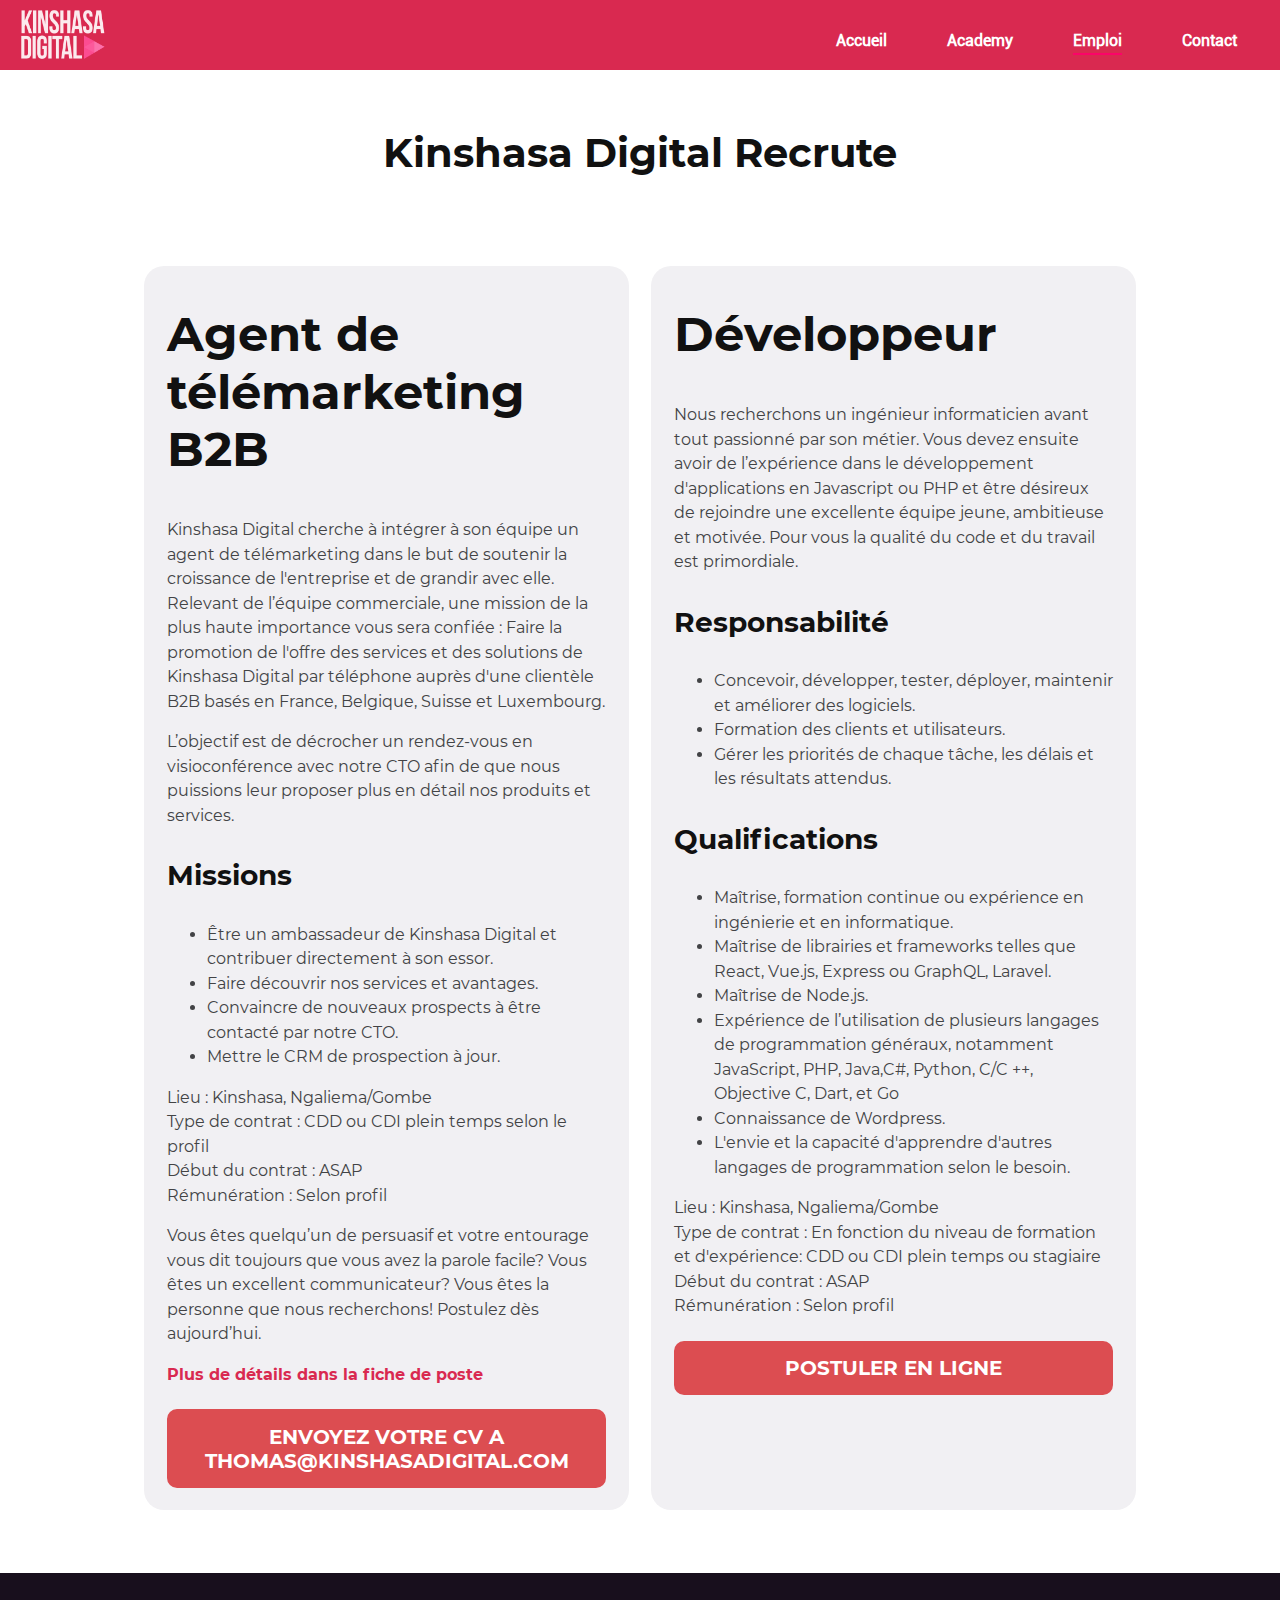
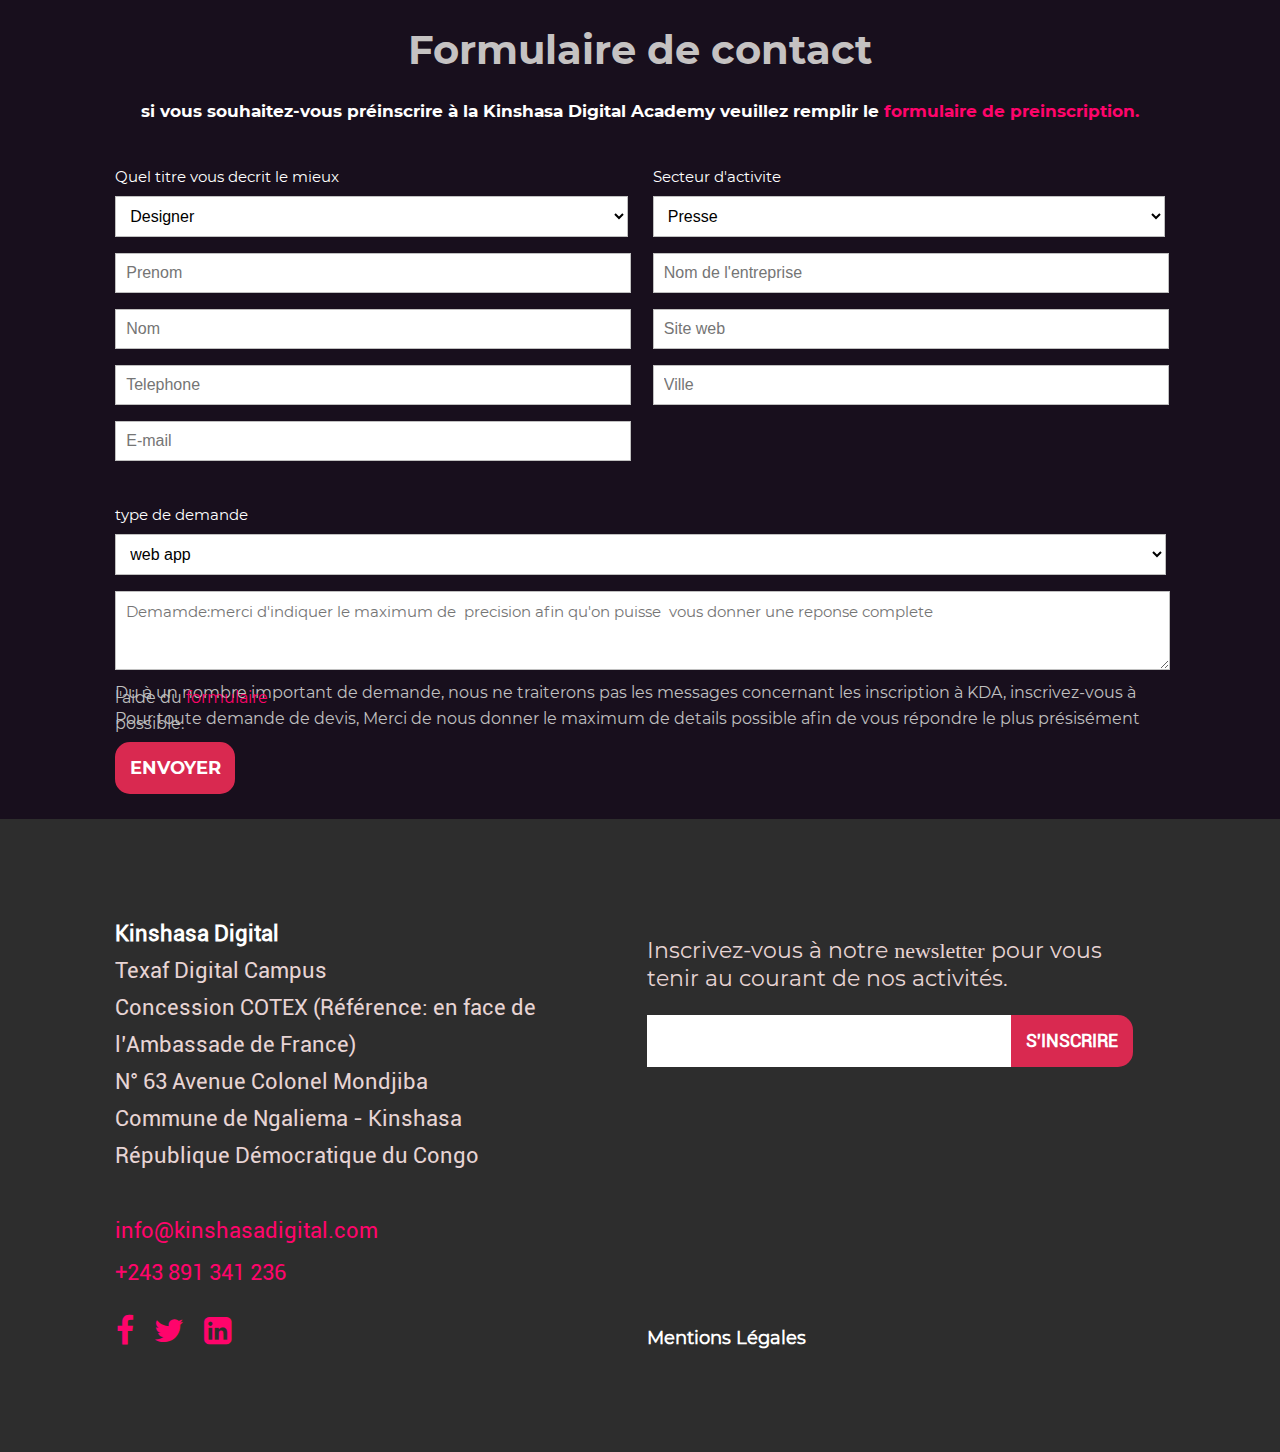
<file: emploi.html>
<!DOCTYPE html>
<html lang="fr">
  <head>
    <title>Rerutement Kinshasa Digital</title>
    <meta charset="UTF-8" />
    <meta http-equiv="X-UA-Compatible" content="IE=edge" />
    <meta
      name="description"
      content="Nous recherchons un ingénieur informaticien avant tout passionné par son métier. "
    />
    <meta name="viewport" content="width=device-width, initial-scale=1.0" />
    <meta name="robots" content="index,follow" />

    <meta property="og:title" content="Rerutement Kinshasa Digital" />
    <meta property="og:url" content="https://kinshasadigital.com/" />
    <meta
      property="og:image"
      content="images/logo_kinshasa_digital-white.png"
    />
    <meta
      property="og:description"
      content="Nous recherchons un ingénieur informaticien avant tout passionné par son métier. "
    />
    <meta property="og:type" content="website" />
    <meta
      property="article:publisher"
      content="https://web.facebook.com/kinshasadigitalacademy/?_rdc=1&_rdr"
    />

    <link rel="stylesheet" href="css/recrutement.css" />
    <link rel="stylesheet" href="css/contact.css" />
    <link rel="stylesheet" href="css/footer.css" />
    <link rel="stylesheet" href="css/font-awesome.min.css" />
    <link rel="shortcut icon" href="images/favicon.ico" type="image/x-icon" />
  </head>
  <body>
    <header>
      <nav class="navbar-container">
        <img
          src="images/logo_kinshasa_digital-white.png"
          class="logo"
          alt="le logo de kinshasa digital"
        />
        <div class="tabs-container">
          <ul class="navbar-nav">
            <li class="list-navbar">
              <a href="index.html" class="link-navbar">Accueil</a>
            </li>
            <li class="list-navbar">
              <a href="#" class="link-navbar">Academy</a>
            </li>
            <li class="list-navbar">
              <a href="emploi.html" class="link-navbar bottom-border">Emploi</a>
            </li>
            <li class="list-navbar">
              <a href="#" class="link-navbar">Contact</a>
            </li>
          </ul>
        </div>
      </nav>
    </header>

    <section class="container-info">
      <h1>Kinshasa Digital Recrute</h1>
      <div class="flex-container">
        <div class="container-left">
          <h2>Agent de télémarketing B2B</h2>
          <p>
            Kinshasa Digital cherche à intégrer à son équipe un agent de
            télémarketing dans le but de soutenir la croissance de l'entreprise
            et de grandir avec elle. Relevant de l’équipe commerciale, une
            mission de la plus haute importance vous sera confiée : Faire la
            promotion de l'offre des services et des solutions de Kinshasa
            Digital par téléphone auprès d'une clientèle B2B basés en France,
            Belgique, Suisse et Luxembourg.
          </p>
          <p>
            L’objectif est de décrocher un rendez-vous en visioconférence avec
            notre CTO afin de que nous puissions leur proposer plus en détail
            nos produits et services.
          </p>
          <h3>Missions</h3>
          <ul>
            <li>
              Être un ambassadeur de Kinshasa Digital et contribuer directement
              à son essor.
            </li>
            <li>Faire découvrir nos services et avantages.</li>
            <li>
              Convaincre de nouveaux prospects à être contacté par notre CTO.
            </li>
            <li>Mettre le CRM de prospection à jour.</li>
          </ul>
          <p>
            Lieu : Kinshasa, Ngaliema/Gombe <br />
            Type de contrat : CDD ou CDI plein temps selon le profil <br />
            Début du contrat : ASAP <br />
            Rémunération : Selon profil
          </p>

          <p>
            Vous êtes quelqu’un de persuasif et votre entourage vous dit
            toujours que vous avez la parole facile? Vous êtes un excellent
            communicateur? Vous êtes la personne que nous recherchons! Postulez
            dès aujourd’hui.
          </p>
          <p><a href="#">Plus de détails dans la fiche de poste</a></p>
          <div>
            <a href="mailto:thomas@Kinshasadigital.com"
              >ENVOYEZ VOTRE CV A THOMAS@KINSHASADIGITAL.COM</a
            >
          </div>
        </div>
        <div class="container-right">
          <h2>Développeur</h2>
          <p>
            Nous recherchons un ingénieur informaticien avant tout passionné par
            son métier. Vous devez ensuite avoir de l’expérience dans le
            développement d'applications en Javascript ou PHP et être désireux
            de rejoindre une excellente équipe jeune, ambitieuse et motivée.
            Pour vous la qualité du code et du travail est primordiale.
          </p>
          <h3>Responsabilité</h3>
          <ul>
            <li>
              Concevoir, développer, tester, déployer, maintenir et améliorer
              des logiciels.
            </li>
            <li>Formation des clients et utilisateurs.</li>
            <li>
              Gérer les priorités de chaque tâche, les délais et les résultats
              attendus.
            </li>
          </ul>
          <h3>Qualifications</h3>
          <ul>
            <li>
              Maîtrise, formation continue ou expérience en ingénierie et en
              informatique.
            </li>
            <li>
              Maîtrise de librairies et frameworks telles que React, Vue.js,
              Express ou GraphQL, Laravel.
            </li>
            <li>Maîtrise de Node.js.</li>
            <li>
              Expérience de l’utilisation de plusieurs langages de programmation
              généraux, notamment JavaScript, PHP, Java,C#, Python, C/C ++,
              Objective C, Dart, et Go
            </li>
            <li>Connaissance de Wordpress.</li>
            <li>
              L'envie et la capacité d'apprendre d'autres langages de
              programmation selon le besoin.
            </li>
          </ul>
          <p>
            Lieu : Kinshasa, Ngaliema/Gombe <br />
            Type de contrat : En fonction du niveau de formation et
            d'expérience: CDD ou CDI plein temps ou stagiaire <br />
            Début du contrat : ASAP <br />
            Rémunération : Selon profil
          </p>
          <div class="button-subscribe">
            <a href="#">POSTULER EN LIGNE</a>
          </div>
        </div>
      </div>
    </section>

    <section class="contact-section">
      <form class="contact-form">
        <h1>Formulaire de contact</h1>
        <p>
          si vous souhaitez-vous préinscrire à la Kinshasa Digital Academy
          veuillez remplir le <span>formulaire de preinscription.</span>
        </p>
        <div class="container-form">
          <div class="form-left">
            <p>
              <label for="titre">Quel titre vous decrit le mieux</label><br />
              <select name="titre" id="titre">
                <option value="Designer">Designer</option>
                <option value="Frontend developpeur">
                  Frontend developpeur
                </option>
                <option value="Fullstack">Fullstack</option>
              </select>
            </p>
            <p>
              <input
                type="text"
                name="Prenom"
                id="prenom"
                placeholder="Prenom"
              />
            </p>
            <p><input type="text" name="Nom" id="Nom" placeholder="Nom" /></p>
            <p>
              <input type="tel" name="Tel" id="Tel" placeholder="Telephone" />
            </p>
            <p>
              <input type="email" name="mail" id="mail" placeholder="E-mail" />
            </p>
          </div>

          <div class="form-right">
            <p>
              <label for="secteur">Secteur d'activite</label><br />
              <select name="secteur" id="secteur">
                <option value="Presse">Presse</option>
                <option value="Sante">Sante</option>
                <option value="Economie">Economie</option>
              </select>
            </p>
            <p>
              <input
                type="text"
                name="NomEntreprise"
                id="NomEntreprise"
                placeholder="Nom de l'entreprise"
              />
            </p>
            <p>
              <input
                type="text"
                name="website"
                id="website"
                placeholder="Site web"
              />
            </p>
            <p>
              <input type="text" name="ville" id="ville" placeholder="Ville" />
            </p>
          </div>
        </div>

        <div class="container-form-2">
          <p>
            <label for="type" class="label-visible">type de demande</label
            ><br />
            <select name="typedemande" id="type">
              <option value="Application web">web app</option>
              <option value="Mobile App">Mobile App</option>
              <option value="Formation">Formation</option>
            </select>
          </p>
          <p>
            <textarea
              name="description"
              id="description"
              cols="50"
              rows="3"
              placeholder="Demamde:merci d'indiquer le maximum de  precision afin qu'on puisse  vous donner une reponse complete"
            ></textarea>
          </p>
        </div>
        <div class="container-form-3">
          <p>
            Du à un nombre important de demande, nous ne traiterons pas les
            messages concernant les inscription à KDA, inscrivez-vous à l'aide
            du <span>formulaire</span>
          </p>
          <p>
            Pour toute demande de devis, Merci de nous donner le maximum de
            details possible afin de vous répondre le plus présisément possible.
          </p>
          <button type="submit">ENVOYER</button>
        </div>
      </form>
    </section>
    <footer>
      <div class="flex-footer">
        <div class="footer-left">
          <address>
            <strong>Kinshasa Digital</strong><br />
            Texaf Digital Campus <br />
            Concession COTEX (Référence: en face de l’Ambassade de France)
            <br />
            N° 63 Avenue Colonel Mondjiba <br />
            Commune de Ngaliema - Kinshasa <br />
            République Démocratique du Congo <br />
          </address>
          <div>
            <p><a href="#">info@kinshasadigital.com</a></p>
            <p><a href="#">+243 891 341 236</a></p>
          </div>

          <div class="flex-icon">
            <div>
              <a href="#" target="_blank" rel="noopener noreferrer">
                <i class="fa fa-facebook fa-2x"></i
              ></a>
            </div>
            <div>
              <a href="#" target="_blank" rel="noopener noreferrer">
                <i class="fa fa-twitter fa-2x"></i
              ></a>
            </div>
            <div>
              <a href="#" target="_blank" rel="noopener noreferrer">
                <i class="fa fa-linkedin-square fa-2x"></i
              ></a>
            </div>
          </div>
        </div>
        <div class="footer-right">
          <p>
            Inscrivez-vous à notre <span>newsletter</span> pour vous tenir au
            courant de nos activités.
          </p>
          <form class="form-footer">
            <div class="input-newsletter">
              <label for="newsletter"></label>
              <input type="text" id="newsletter" />
            </div>
            <button class="form-button">S'INSCRIRE</button>
          </form>
          <h5>Mentions Légales</h5>
        </div>
      </div>
    </footer>
  </body>
</html>
</file>
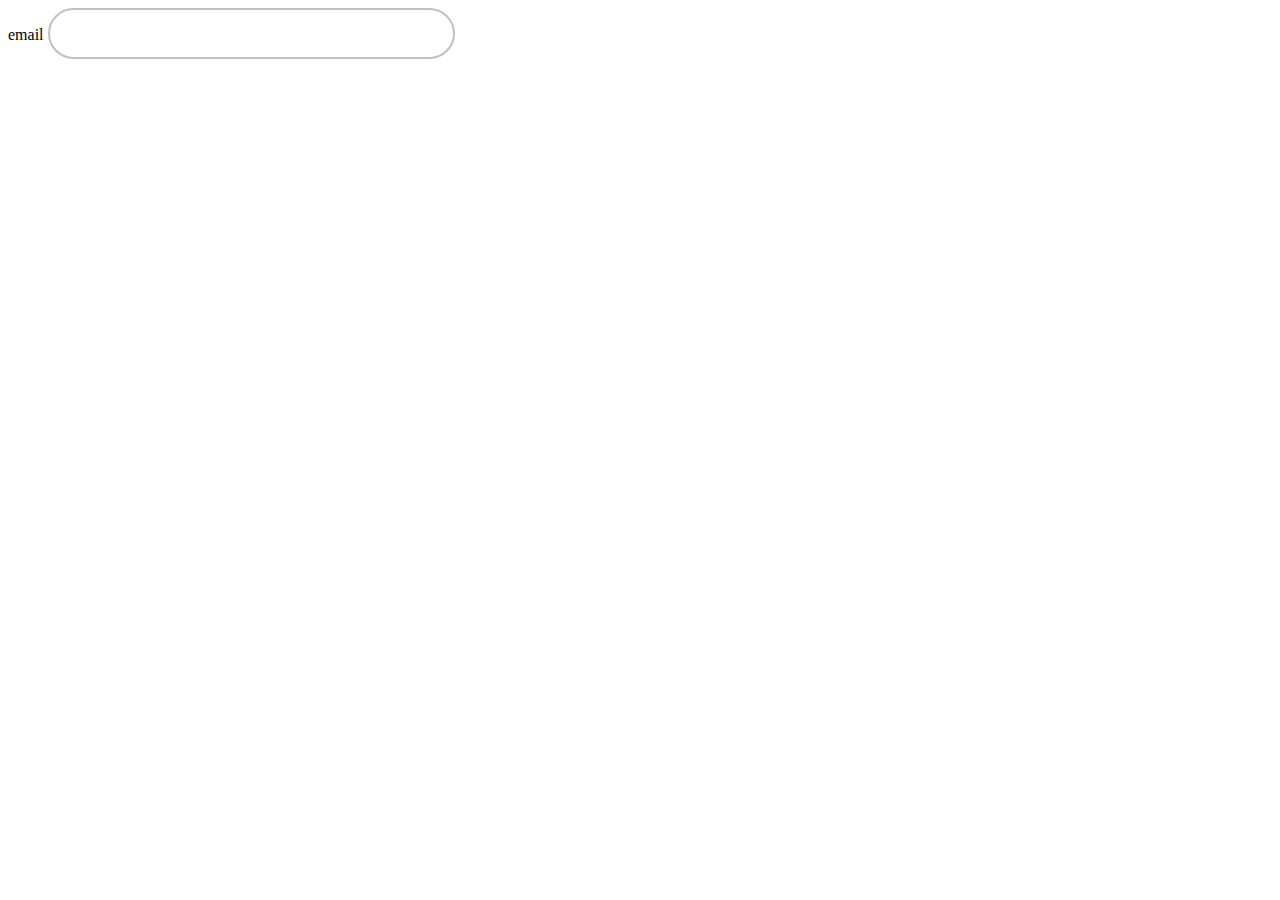
<file: css/animation.html>
<!DOCTYPE html>
<html lang="en">
<head>
    <meta charset="UTF-8">
    <meta http-equiv="X-UA-Compatible" content="IE=edge">
    <meta name="viewport" content="width=device-width, initial-scale=1.0">
    <link rel="stylesheet" href="animation.css">
    <title>Document</title>
</head>
<body>

<body>
    <div class="container">
        <div class="form">
            <div class="form__group">
                <label for="">email</label>
                <input type="email" name="" id="">
            </div>
        </div>
    </div>
</body>

</body>
</html>
</file>
<file: css/index.css>
body{
    width: 100%;
    padding: 0;
    margin: 0;
    box-sizing: border-box;
}
@font-face{
    font-family: 'Roboto';
    src: url(../fonts/robotos/Roboto-Regular.ttf);
}
@font-face{
    font-family: 'Roboto Bold';
    src: url(../fonts/robotos/Roboto-Bold.ttf);
}

@font-face{
    font-family: 'Ubuntu Mono';
    src: url(../fonts/Ubuntu_Mono/UbuntuMono-Bold.ttf);
}

@font-face{
    font-family: 'Ubuntu Mono Regular';
    src: url(../fonts/Ubuntu_Mono/UbuntuMono-Regular.ttf);
}

@font-face{
    font-family: 'Montserrat';
    src: url(../fonts/Montserrat/Montserrat-Black.ttf);
}
@font-face{
    font-family: 'Montserrat Bold';
    src: url(../fonts/Montserrat/Montserrat-Bold.ttf);
}
@font-face{
    font-family: 'Montserrat Regular';
    src: url(../fonts/Montserrat/Montserrat-Regular.ttf);
}
.banner-section{
background-image:url(../images/hero-background.jpg);
background-size:cover;
z-index:1;
margin-top:5%;

}
.banner-section,.div-center{
    display:flex;
    flex-direction: column;
    justify-content:center;
    align-items:center;

}


.navbar-container{
    display:flex;
    flex-direction:row;
    justify-content:space-between; 
    background-color:#D92950;
    position:fixed;
    top:0;
    z-index:2;
}
.logo{
    width:7%;
    opacity:0.9;
    margin-left: 15px;

}
.navbar-container{
    padding:0.2%;
}

.navbar-nav{
    list-style:none;
    text-decoration:none;
}
.navbar-nav li a{
    text-decoration:none;
    color:white;
    font-size:16px;
    font-family: 'Roboto';
    margin:0px 30px;   
    font-weight: 600;
}
.tabs-container{
    margin-top:0.5%;
    margin-right:10px;
}

.navbar-nav{
    display:flex;
    flex-direction:row;
    justify-content:space-evenly;

}
 .bottom-border{
    border-bottom: 2px solid #FB0469;
    padding-bottom:3px;
}
.div-center h1{
    font-family: 'Montserrat';
    font-size:84px;
    text-align: center; 
    width:70%;
    margin-top:8.5%;
    color:white;
    font-weight: 600;
   
}
.div-center h1 span{
    color:#ffe64d;
}
.banner-button{
    display:flex;
    flex-direction:row;
    width:80%;
    justify-content:center;  
    margin-top: -2%;
  
}

.banner-button a{
  
    text-decoration:none;
    color:#dc4d51;
    font-weight:800;
    font-size: 20px;
    font-family: 'Roboto';
    padding:20px;
    background-color:white;
    border-radius:15px;
    margin:0px 10px;
    transition:0.2s a;
    font-weight: 700;
    border: 2px solid white;
    
}
.banner-button a:hover{
    color:white;
    background: transparent;
    font-size: 20px;
  }
.banner-text{
    font-size:16px;
    font-family: 'Montserrat Regular';
    color:white;
    margin-top:3%;
    width:60%;
    text-align:center;
}
.technos-container{
    display:flex;
    flex-direction: row;
    margin-top:3%;
    padding-bottom:10px;
    margin-bottom:5%;
    align-items:center;
   
}

.technos-container div{
    margin-left:4.5%;
    opacity:0.57;
    margin-bottom:4.3%;
}
.technos-container div img{
   width:50%;
}

/* [debut]styles deuxieme bloc*/

.img-illustration-size{
    width:56px;
    display:block;
    margin:auto;
    padding-bottom: 8%;
    border-bottom:2px solid tomato;
    

}

.img-fluid-1{
    width:100%;
    border-radius:0px 20px 20px 0px;
    margin-left:-15%;
}
.img-fluid-2{
    width:63%;
    border-radius:10px;
    position:absolute;
    top:240px;
    left:220px;
}
h4{
    font-family: 'Montserrat Bold';
    font-size:19px;   
    color:rgb(66, 67, 69);
    margin-top:7%;
    display:block;
}
.imgs-fluids+div>h1{
    color:rgb(66, 67, 69);
    font-size:40px;
    margin-top:-3%;
    width:100%;
font-family: 'Montserrat Bold';
}
.imgs-fluids{
    width:45%;
    position: relative;
}
.imgs-fluids+div{
    width:60%;
    padding:1%;
}
.section-2{ 
    padding-top:7%;
    padding-bottom:11%; 
    background-color:rgb(241, 240, 243); 
}
.section-2 > div{
    display:flex;
    flex-direction:row;   
}

.illustrations-container{
    display: flex;
    justify-content: space-around;
    margin-top: 3%;
    padding: 5px;
    align-items: baseline;
}

.illustrations-container-2{
    display: flex;
    justify-content: space-around;
    padding: 5px;
    align-items: baseline;
    margin-top:5px;
}

/* [fin]styles deuxieme bloc*/


/* styles du troisieme bloc*/

.section-partners{
    background-color:rgb(217, 41, 80);
    padding:8%;
}

.partners-container div{
margin-top:4%;
padding:30px;
}
.img-orange{
    width:80px;
  
 }
 .img-ey{
width:120px;
 }
 .img-facebook,.img-deloitte{
    width:150px;
   
 }

 .partners-container{
     display:flex;
     flex-direction:row;
     align-items:center;
     justify-content: space-evenly;
     padding:0px 7%;
 }
 .section-partners h1{
    color:white;
    text-align: center;
    font-size:40px;
    width:100%;
font-family: 'Montserrat Bold';
 }
 /* [fin] styles du troisieme bloc*/

/* styles du quatrieme bloc*/


.section-project-team{
    background-color:rgb(241, 240, 243);
    padding:5% 0px;
}

.section-project-team>div{

 padding-bottom: 3%;
}
.containers{
display:flex;
justify-content:center;
padding: 0% 8%;


}
.section-project-team  h1{
    color:rgb(53, 31, 66);
    text-align: center;
    font-size:40px;
font-family: 'Montserrat Bold';
}

.container-left{
    width:38%;
    background-color:white;
    padding:2% 3%;
    border-top:12px solid rgb(255, 230, 77);
    border-radius: 0px 0px 23px 23px;
    margin-right: 20px;
}

.container-right{
    width:39%;
    background-color:white;
    padding:2% 3%;
    border-top:12px solid rgb(217, 41, 80);
    border-radius: 0px 0px 23px 23px;

    
}


.container-left h3, .container-right h3{
    color:rgb(217, 41, 80);
    font-size:28px;
    font-family: 'Montserrat Bold';
    text-align: center; 
}
.container-left p, .container-right p{
  text-align: center; 
    font-family: 'Montserrat Regular';
   font-size:16px;
    color:rgb(53, 31, 66);
}


.container-left .button, .container-right .button{
    padding:20px;
    display: flex;
    justify-content:center;
  }

.container-left a,.container-right a{
    text-decoration:none;
    text-align: center;
    font-size: 20px;
    font-family: 'Roboto';
    background-color:#dc4d51;
    border-radius:15px;
    color:white;
    padding:22px;
    border: 2px solid #dc4d51 ;
    
}


.container-left a:hover, .container-right a:hover{
    color: #dc4d51;
    background: transparent;
    font-size: 20px;
  }

  


.section-work{
    background-color:rgb(217, 41, 80);
   padding:4% 11%;
}

  .section-work h1{
    color:white;
    text-align: center;
    font-size:40px;
    width:100%;
font-family: 'Montserrat Bold';
  }

  .container-all{
      margin-top:8%;
  }

  .container-work{
      display: flex;
      justify-content:space-between; 
    
  }

 

  .img-work{
      border-radius:15px;
      width:90%;
  }

 
  .d-flex {
    display: flex;
    width:87%;
    padding: 2%;
}

.justify-content-between {
    justify-content: space-between;
}

.badge{
    background: #fff;
    padding: 0;
    height: 20px;
    display: flex;
    align-items: center;
    border-radius: 5px;
    border-top-left-radius: 20px;
    border-bottom-left-radius: 20px;
    margin-top:3.5%;
}

.badge .client-badge{
   
    max-width: 150px;
    padding: 3px 10px 3px 17px;
    border-radius: 3px;
    text-transform: uppercase;
    color:#ed0058;
    font-family: Roboto;
}

.align-items-center {
    align-items: center;
}

.tech{
    font-family: Ubuntu Mono,monospace;
    font-size: 12px;
    background: #ed0058;
    padding: 8px;
    color: white;
}

.mt-3, .my-3 {
    margin-top: 1.2rem;
}
.d-flex p{
    color: white;
    margin-bottom:0px !important;
    font-family: 'montserrat Regular';
    font-size: 12px;
}
.d-flex a{
    color: white;
    text-decoration: none;
}

.pret-container{
    background-color:rgb(174, 55, 83);
    padding:5%;
}

.pret-container h1{
    color:white;
    text-align: center;
    font-size: 2.5rem;
    width:100%;
font-family: 'Montserrat Bold';
margin-bottom: 3.125rem;
font-weight: 700;


}
.container-illustration{
    display: flex;
    justify-content: space-around;
    padding:0px 8%;
    align-items: baseline;
  
}
.color-white{
    color:white;

}
.pret-container p>a{
display: block;
margin: 8% auto auto auto;
border:1px solid white;
text-decoration:none;
color:white;
font-weight:800;
font-size: 20px;
font-family: 'Roboto Bold';
padding:18px;
background-color:rgb(217, 41, 80);
border-radius:15px;
width:17%;
transition:0.2s a;
font-weight: 700;
border: 2px solid rgb(217, 41, 80);
text-align: center;
}

.pret-container p>a:hover{

    color:white;
    background-color:transparent;
    border: 2px solid white;
    transition:0.2s a;
    }


.border-img{   
   display:flex;
   flex-direction: row;
   align-items: center;
   justify-content:space-around;
}
.img-ill{
    border: 1px solid white;
    padding:16px;
    border-radius:10px;
    margin: auto;
    width:42%;
    height:35px;
}

.img-ill-2{
    border: 1px solid white;
    padding:20px;
    border-radius:10px;
    margin: auto;
    width:25%;
    height:27px;
}

.img-user-group{
    
   
    padding:16px;
    border-radius:15px;
    width:35%;
}

.top-15{
   margin-top: 11.5%;
}

.top-25{
    margin-top: 23%;
 }
.arrow{
    width:40px;
    margin-left:30%;
}

.d-none{
    display:none;
}
.container-illustration div h4{
    font-family: 'Ubuntu Mono';
    font-size:20px;
}
.container-img-ill{
    margin-left:20%;
    padding:2%;
  }



  .section-medias{
    background-color:rgb(17, 17, 17);
    padding:6%;
}

.media-container div{
margin-top:2%;

}
.media-container div img{
    width:100%;
    display: block;
    margin:auto;  
 }
 .media-container{
     display:flex;
     flex-direction:row;
     align-items:center;
     justify-content: space-between;
     width:50%;
     margin:auto;
    
 }
 .section-medias h1{
    color:white;
    text-align: center;
    font-size:40px;
    width:100%;
font-family: 'Montserrat Bold';
 }

 .section-sustain{
padding: 75px;

 }
 .container-gl{
     width:90%;
     margin: auto;
 }
 .container-sustain{
    display:flex;
 }
 .container-sustain div, .container-tweet blockquote{
   width:30%;
   margin:10px;
   padding:10px;
 }
 .section-sustain  h1{
    color:#424345;
    text-align: center;
    font-size:40px;
    width:100%;
font-family: 'Montserrat Bold';
line-height:48px;
}
 .img-sustain{
     border-radius: 15px;
     width:100%;
 }
 .img-sustain+p{
     font-size:16px;
     font-family: 'Montserrat Regular';
     line-height:24px;
 }
 .img-sustain+p>span{
  
    font-family: 'Montserrat Bold';
    color:#424345;   
}
.container-tweet{
display:flex
}



.section-expertise{
    padding: 7% 14%;
}
.section-expertise h1{
   font-family: "Montserrat Bold";
   font-size:40px;
   color: #424345;
   text-align: center;
   margin-bottom: 3%;
   margin-top: -1%;
}

.global-container{
    display: flex;
    justify-content:center;
    margin-top: 5%;
    
}

.hardskills-list {
    display: flex;
    flex-wrap: wrap;
    width:90%;
    justify-content:space-between;
    margin:5%;
}
.hardskills-list div{
    width: 21%;
    text-align: center;
    margin-top:10px;
    
}

.global-container>div:nth-child(1){
    width:750px;
    border-radius: 10px;
    background-color:rgb(236, 232, 232);
   
}

.container-Softskills{
    background-color:rgb(202, 195, 195);
    padding:3%;
    margin: 13% auto auto auto;
    border-radius: 15px;
    font-family:"Ubuntu Mono Regular";
    line-height:36px;
    font-size:22px;
    width:65%;
}

.softskills{
    background-color:rgb(236, 232, 232);
   
}

.hardskills-list p{
    font-family: 'Ubuntu Mono Regular',monospace;
    font-size:20px;
    line-height:31.2px;
    color: #424345;
    font-weight:400;
}
.softskills{
    width: 550px;
  border-radius: 10px;
    margin-left:3%;
   
}
.hardskills-title{
    font-size:28px;
    font-family: "Montserrat Bold";
    background-color:red;
    padding:3%;
    color:white;
    margin-top:0%;
}
.softskills-title{
    font-size:28px;
    font-family: "Montserrat Bold";
    background-color:rgb(54, 9, 54);
    color:white;
    padding:4%;
    margin-top:0%;
}

.section-job
{

background-color:rgb(241, 240, 243);
padding: 7% 10%;
}

.section-job>div{
    display: flex;
}

.img-job{
    width: 4rem;
}
.bloc-left
{
    width: 47%;
    padding:1.5%;
    
}

.bloc-left h1
{
    font-family: "Roboto Regular", sans-serif;
    font-size:40px;
    color: #424345;
    margin-bottom: 3%;
    
}

.bloc-left p,.bloc-right p
{
    font-family: "Roboto Regular", sans-serif;
    font-size:16px;
    color: #424345;
    line-height:25px;
   
    margin-top: 10%;
    margin-bottom: 5%;

}

.bloc-left h1>span
{
    color:#fb0442e7;
}

.bloc-left img
{
    width: 100%;    
}

.bloc-right{
    display:flex;
    width: 50%;
    flex-wrap: wrap;
    padding:1%;
    justify-content:space-evenly;
    margin-top:3%;
}

.bloc-right>div{
    width: 35%;
    background-color: white;
    padding: 3% 2%;
    border-radius: 15px;
    margin:2%;
}

.bloc-right div>h3{
    color: #424345;
    font-size:24px;
    font-family: "Roboto Regular", sans-serif;
}
.hardskills-red{
    background-color: red;
    color:white;
    padding:1px;
}
.softskills-purple{
    background-color: rgba(48, 15, 48, 0.966);
    color:white;
   padding-left:2px;
   
}



.ml-5{
    margin-left:5%;
    
}
</file>
<file: css/contact.css>
.contact-section{
    padding: 2% 0px;
    background-color: rgb(24, 15, 29);
    color:white;
}

.container-form{
    display:flex;
    justify-content:center;
}


.container-form-2{
  padding:0px 9%;
}

.container-form-3{
  padding:0px 9%;
  font-family: 'Montserrat Regular';
}

  .contact-form{
      width: 100%;
      margin:auto;
  }

  .contact-form>h1{
    color:rgb(197, 194, 194);
    text-align: center;
    font-size:40px;
    font-family: 'Montserrat Bold';
  }

  .contact-form label{
    font-family: 'Montserrat Regular';
    font-size:15px;
  }

  .contact-form>h1+p{
    font-family: 'Montserrat Bold';
    text-align: center;
    font-size:17px;
  }
  .contact-form>h1+p>span{
      color:rgb(255, 4, 107);
     
  }
  .form-left,.form-right{
      width:40%; 
      margin:1%;
  }
.form-left input,.form-right input,.container-form-2 textarea{
    position: relative;
    width:96.5%;
    outline: none;
    border-radius: 0px;
    border: 1px solid silver;
    font-size: 16px;
    padding:10px;
}

.container-form-2 textarea{
    width:98.4%;
    font-family: 'Montserrat Regular';
    font-size: 15px;
    overflow-y: scroll;
    
}

.form-left div,.form-right div{
    position: relative;
    width:100%;
}
.form-left select,.form-right select,.container-form-2 select{
    width:100.1%;
    margin-top: 10px;
    background-color:white;
    outline: none;
    border: 1px solid silver;
    border-radius: 0px;
    font-size: 16px;
    padding:10px;
}
.container-form-3 p>span{
    color:rgb(255, 4, 107);
}
.container-form-3 p{
  color:silver;
  line-height:5px;
  font-family: 'Montserrat Regular';
}
.container-form-3 button{
    padding:1.2%;
    background-color:#D92950;
    color:white;
    border-radius:15px;
    border:2px solid #D92950;
    font-size:18px;
    font-family: 'Montserrat bold';
    
}
.container-form-3 button:hover{
  background-color:transparent;
  color:white;
  transition:.2s;
}
</file>
<file: css/footer.css>
footer{
    background-color: rgb(45, 45, 45);
    }
    .flex-footer{
        padding: 5% 9%;
        color: rgb(231, 212, 212);
        display: flex;
        }
      .footer-left{
          width:55%;
          padding-top: 3%;  
          padding-right: 3%;   
          padding-bottom: 3%; 
          
      }
      address strong{
          color: white;
          font-weight: 800;
      }
      .footer-right{
        width:57%;
        padding:3%;
    }
    
    address{
        font-style:normal;
        font-family: 'Roboto';
        font-size:22px;
        line-height:37px;
    }
    address+div{
        margin-top:10%;
        font-family: 'Roboto';
        font-size:22px;
        line-height:20px;
        
    } 
    
    address+div p a{
        text-decoration:none;
        color:rgb(255, 4, 107);
    }
    
    .footer-right p{
        font-family: 'Montserrat Regular';
        font-size:22px;
        line-height:28px;
       
    }
    
    .form-footer{
        display: flex;
        margin-top: 4%;
    }
    .input-newsletter{
        flex-basis: 450px;
    }
    .input-newsletter label{
        display:none;
    }
    .input-newsletter input{
        width:100%;
        padding:4%;
        border-radius:0px;
        border:none;
        outline:none;
        font-size:20px;
    }
    .form-button{
        flex-basis: 140px;
        text-decoration:none;
        color:white;
        font-weight:800;
        font-size: 18px;
        font-family: 'Roboto';
        padding:15px;
        background-color:rgb(217, 41, 80);
        border-radius:0px 15px 15px 0px;
        transition:0.2s a;
        font-weight: 700;
        border:none;
    }
    .footer-right h5{
        font-size:18px;
        font-family: 'Montserrat Regular';
        position:relative;
        top:52%;
        color: white;
    }
    footer span{
        font-family: 'Roboto Bold';
        font-size: 22px;
    }
    .flex-icon{
        display:flex;
       margin-left:-2%;
       
        
    }
    .flex-icon div{
        padding:10px;
        
    }
    .flex-icon div a{
        color:rgb(255, 4, 107);
    
    }
</file>
<file: css/recrutement.css>
body{
    width: 100%;
    padding: 0;
    margin: 0;
    box-sizing: border-box;
    --backgroundColor:rgb(241, 240, 243);
    --padding:2%;
}
@font-face{
    font-family: 'Roboto';
    src: url(../fonts/robotos/Roboto-Regular.ttf);
}

@font-face{
    font-family: 'Montserrat';
    src: url(../fonts/Montserrat/Montserrat-Black.ttf);
}
@font-face{
    font-family: 'Montserrat Bold';
    src: url(../fonts/Montserrat/Montserrat-Bold.ttf);
}
@font-face{
    font-family: 'Montserrat Regular';
    src: url(../fonts/Montserrat/Montserrat-Regular.ttf);
}

.navbar-container{
    display:flex;
    flex-direction:row;
    justify-content:space-between; 
    background-color:#D92950;
    position:fixed;
    top:0;
    z-index:2;
}
.logo{
    width:7.1%;
    opacity:0.9;
    margin-left: 15px;

}
.navbar-container{
    padding:0.2%;
}

.navbar-nav{
    list-style:none;
    text-decoration:none;
}
.navbar-nav li a{
    text-decoration:none;
    color:white;
    font-size:16px;
    font-family: 'Roboto';
    margin:0px 30px;   
    font-weight: 600;
}
.tabs-container{
    margin-top:1%;
    margin-right:10px;
}
.navbar-nav{
    display:flex;
    flex-direction:row;
    justify-content:space-evenly;

}
 .bottom-border{
    border-bottom: 2px solid #FB0469;
    padding-bottom:3px;
}

h1{
    text-align: center;
    font-size:40px;
    font-family: 'Montserrat Bold';
    color: #111111;
    padding: 0px 15%;

}

.flex-container{
    display:flex;
    justify-content:center;
    padding: 4% 6%;
}

.container-info{
    z-index:1;
    margin-top:8em;
}

.container-left,.container-right {
width:39%;
padding: 0px var(--padding) var(--padding) var(--padding) ;
background-color:var(--backgroundColor);
border-radius:20px;
margin:1%;
}


.container-left h2,.container-right h2{
    font-size:48px;
    font-family: 'Montserrat Bold';
    color: #111111;
    line-height:57.5px;
}
.container-left h3,.container-right h3{
    font-size:28px;
    font-family: 'Montserrat Bold';
    color: #111111;
    line-height:38.5px;
}

.container-left p,.container-left ul,.container-right p,.container-right ul{
    font-size:16px;
    font-family: 'Montserrat Regular';
    color: #424345;
    line-height:24.5px;
}


.container-left p>a{
    color: rgb(217, 41, 80);
    text-decoration:none;
    font-family: 'Montserrat Bold';
}

  .button-subscribe,.container-left div{
    margin-top:5%;
  }
  .container-left div>a, .container-right div>a{
    text-decoration:none;
    font-family: 'Montserrat Bold';
    padding:3%;
    background-color:#dc4d51;
    color:white;
    border-radius:10px;
    font-size:20px;
    display:block;
    text-align: center;
    border: 2px solid #dc4d51;
    margin:auto;
   
  }

  .container-left div>a:hover, .container-right div>a:hover{
    color: black;
    background: transparent;
    font-size: 20px;
  }
</file>
<file: css/animation.css>
button
{
 
    color:white;
    padding:20px;
    background-color: black;
    border-radius: 30px;
    font-size: 20px;
    border: none;
    width: 20%;
    outline: none;
   border: 1px solid black;
    
  
}

button:active
{
    width: 20%;
    color:white;

    padding:20px;
    background-color: red;
    border-radius: 30px;
    font-size: 20px;
    border: none;
    animation: slideUp 1000ms;
  
}



@keyframes slideUp
{

0%{
    transform: translateX(10%);
   
    box-shadow: 5px 5px 10px black;
}

25%{
    transform: translateX(50%);
    box-shadow: 10px 10px 20px black;
}

50%{
    transform: translateX(100%);
    box-shadow: 10px 10px 20px black;
}

60%{
    transform: translateX(200%);
    box-shadow: 10px 10px 20px black;
}

80%{
    transform: translateX(300%);
    box-shadow: 10px 10px 20px black;
}

90%{
    transform: translateX(350%);
    box-shadow: 10px 10px 20px black;
}

100%{
    transform:  translateX(400%);
    box-shadow: 10px 10px 20px black;
}
    
}
input{
  padding: 12px;
  width:30%;
  border-radius:30px;
  border: 2px solid silver;
  outline: 0;
  font-size: 20px;
}

input:focus{
    border: 2px solid orange;
    
    
}

input:not(:focus):invalid{
    border: 2px solid red;
  
    color: white;
    
}
</file>
